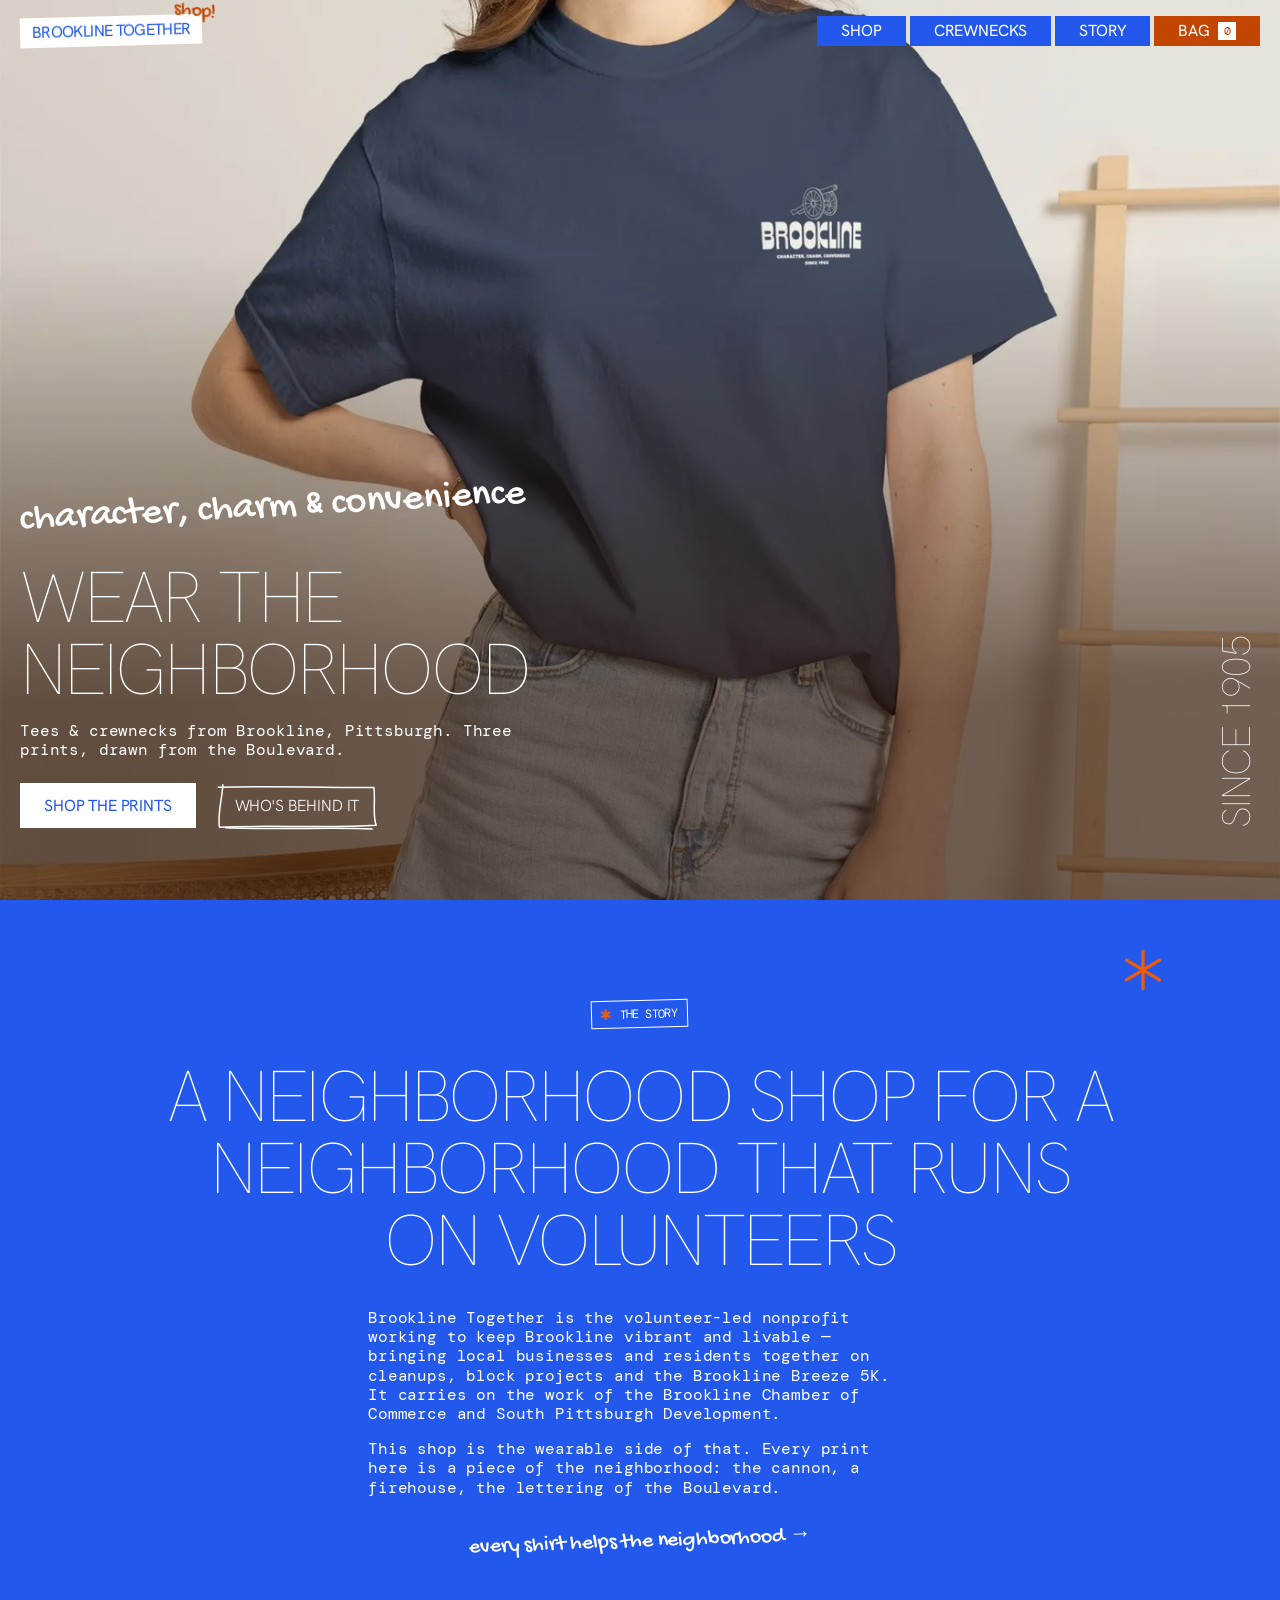
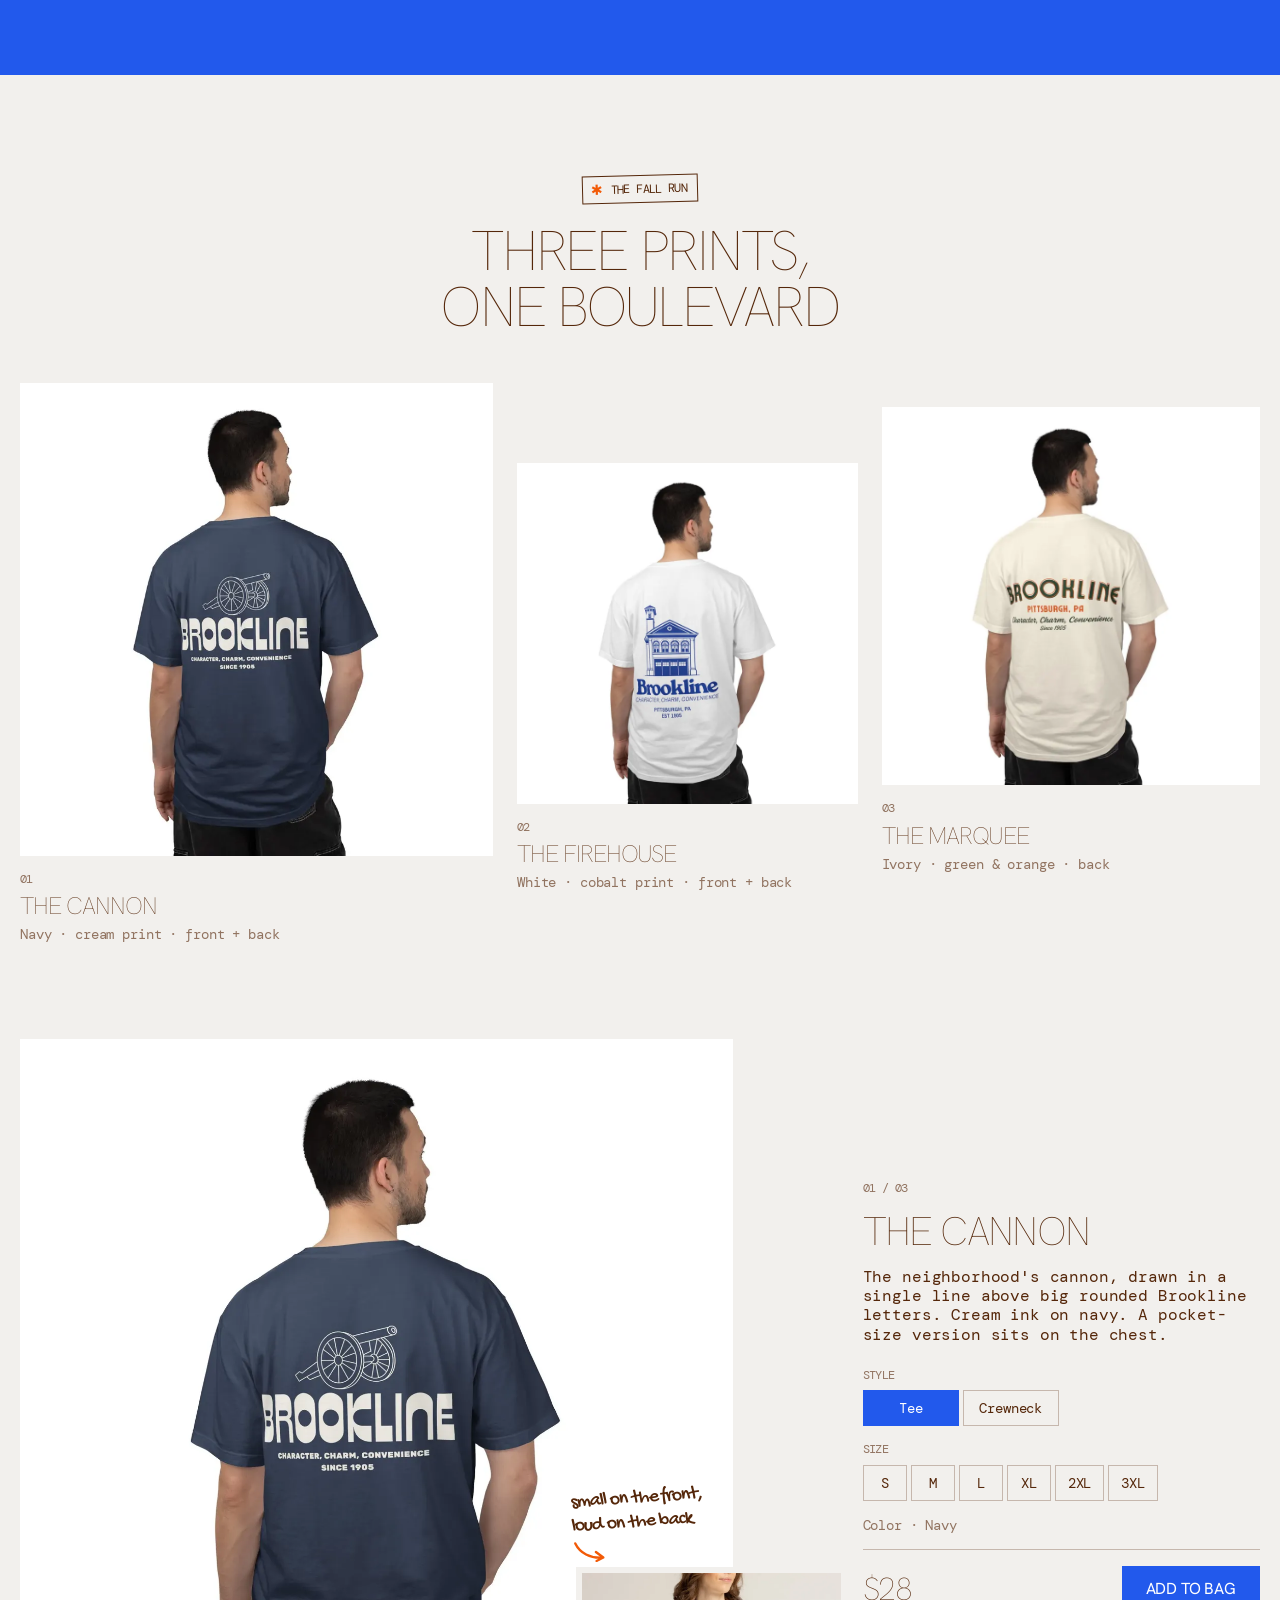
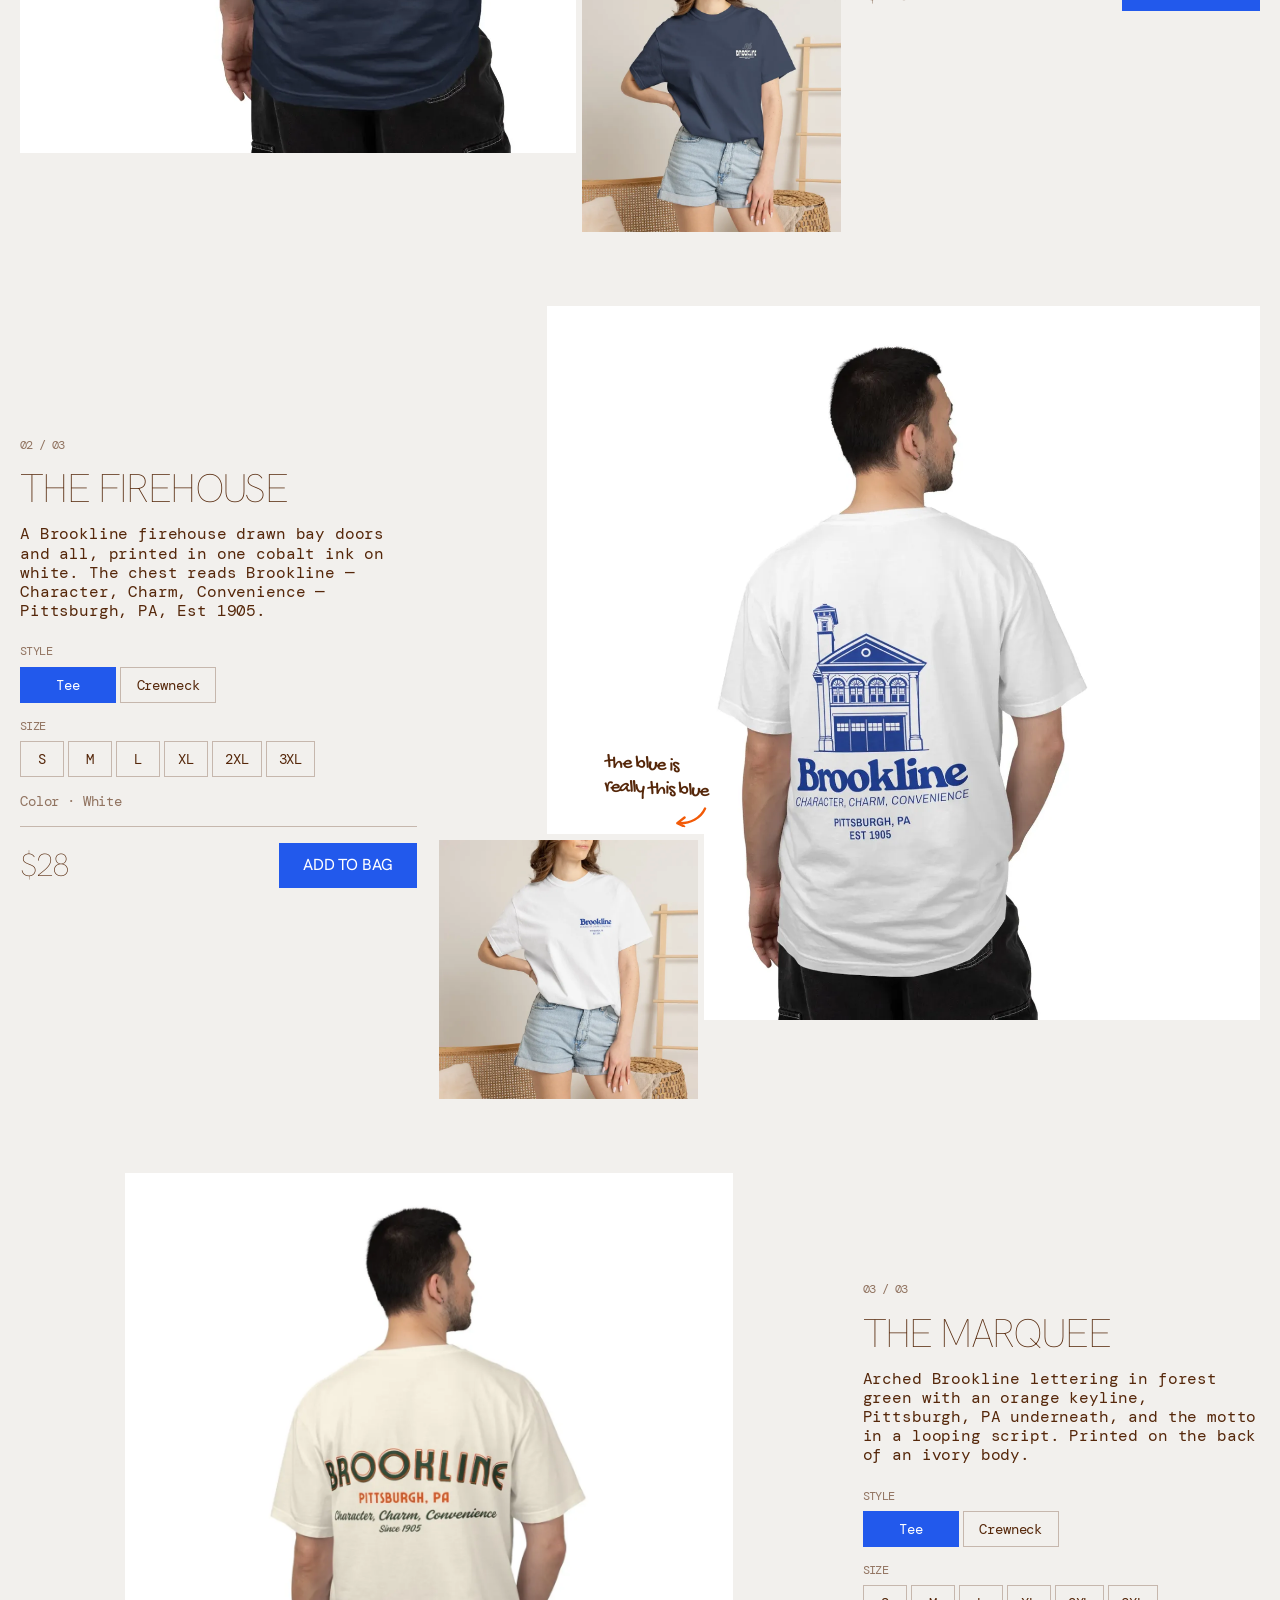
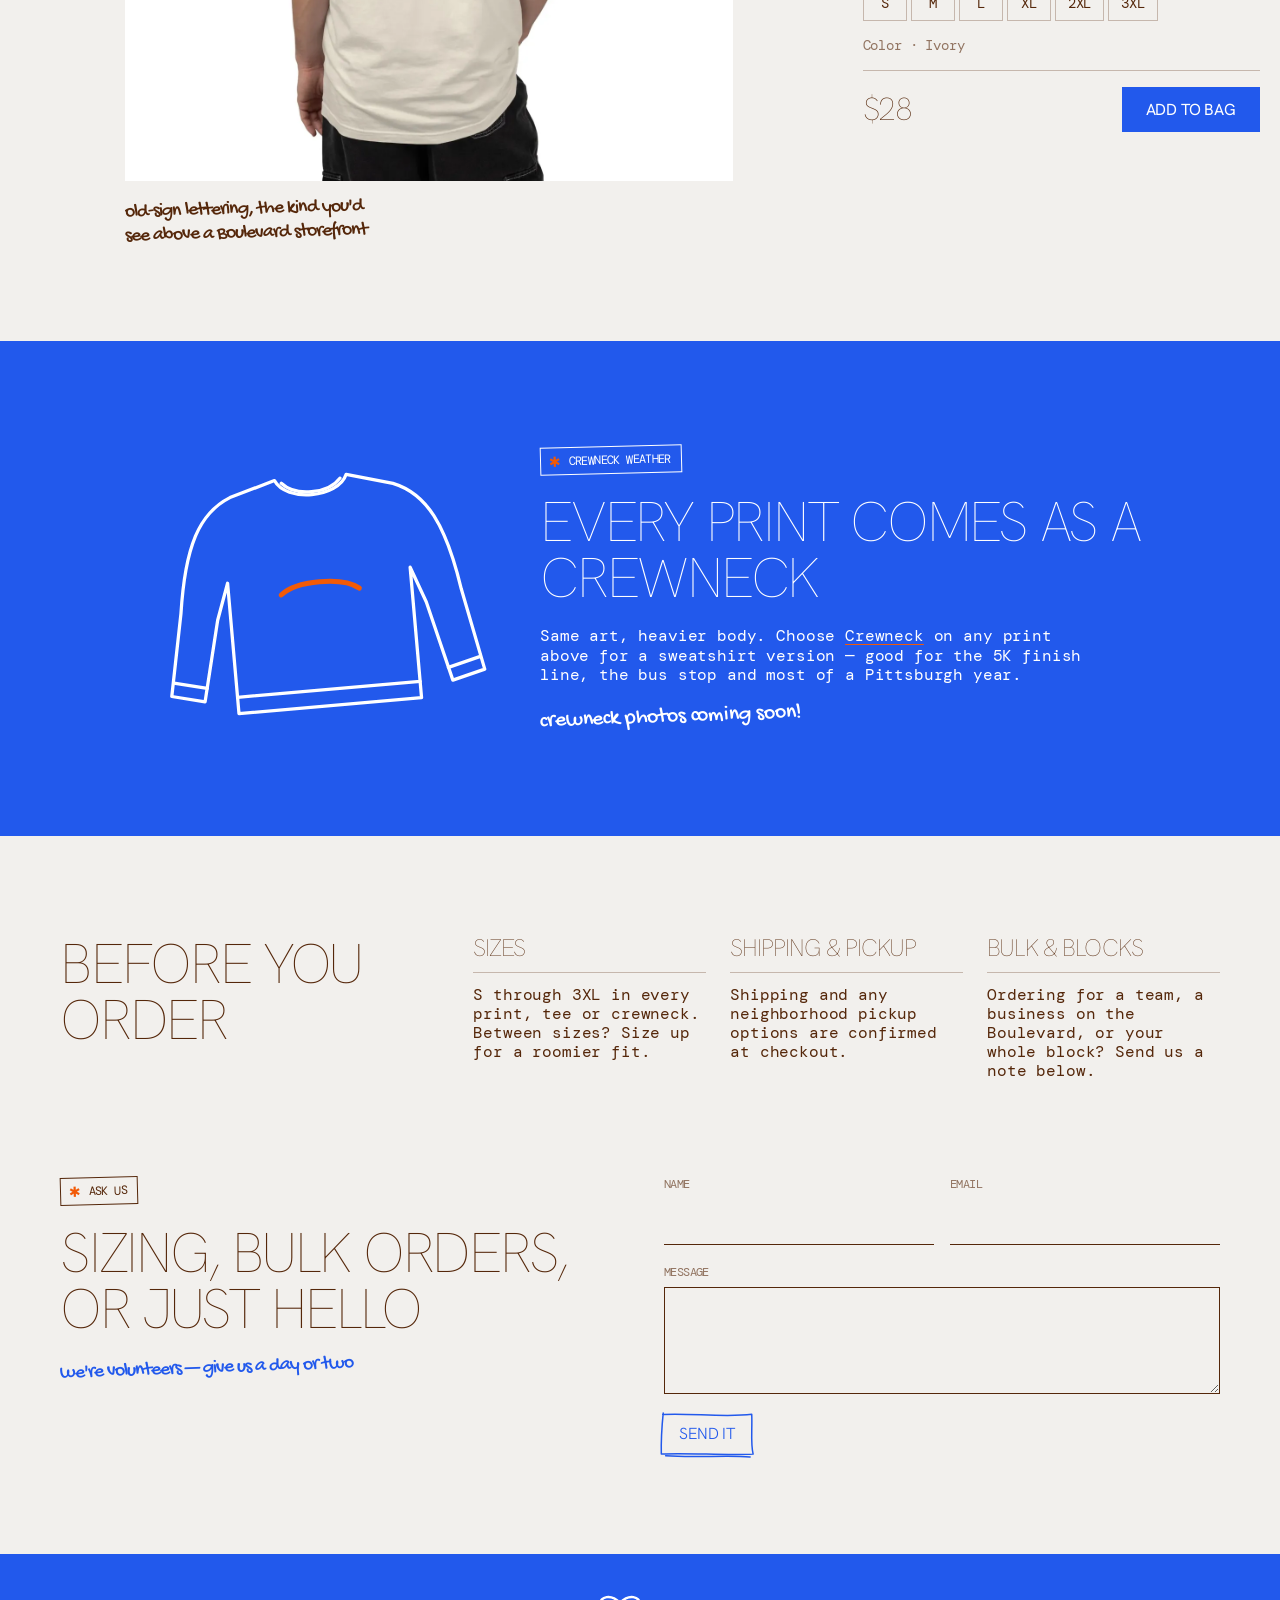
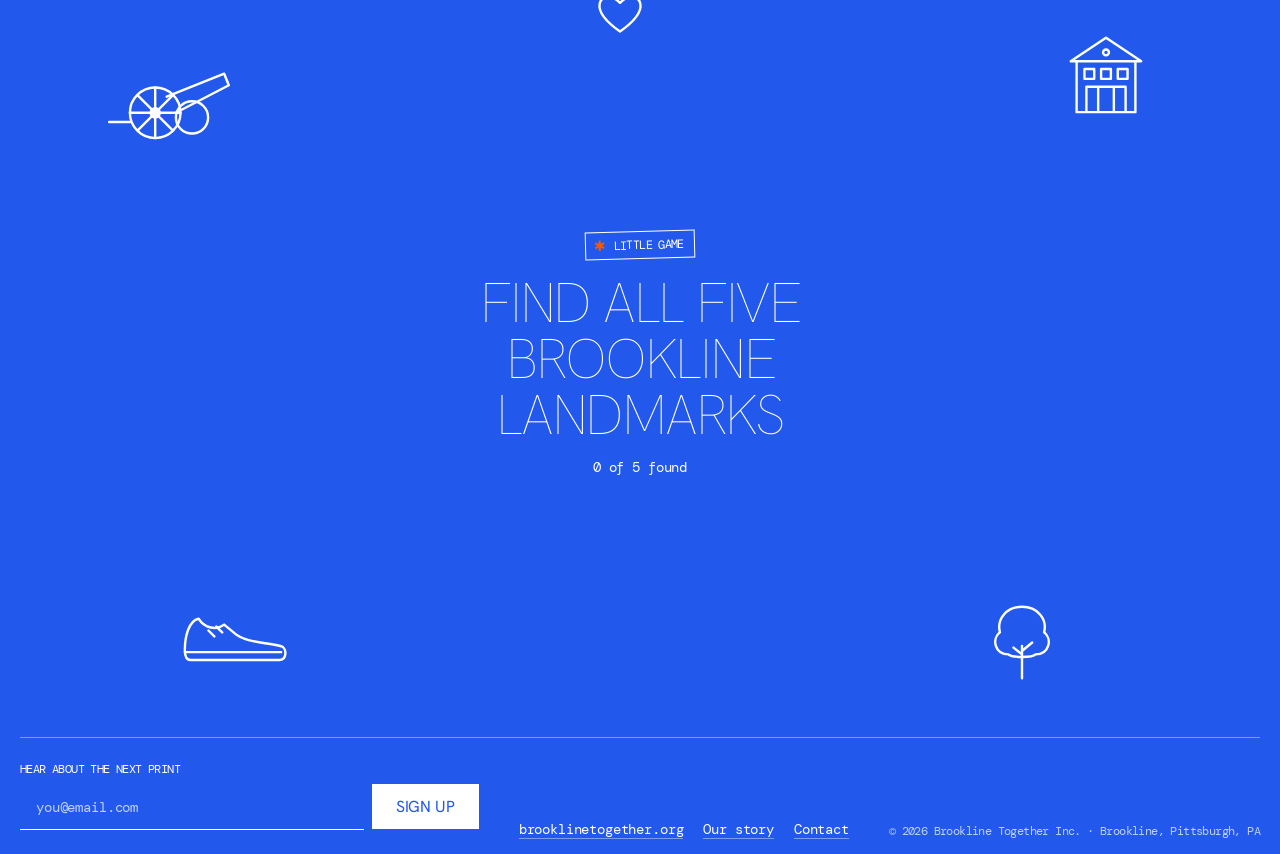
<file: site/examples/brookline-together/index.html>
<!doctype html>
<html lang="en">
<head>
  <meta charset="utf-8" />
  <meta name="viewport" content="width=device-width, initial-scale=1, viewport-fit=cover" />
  <title>Brookline Together Shop · Tees &amp; Crewnecks</title>
  <meta name="description" content="Neighborhood tees and crewnecks from Brookline Together, the volunteer-led nonprofit in Brookline, Pittsburgh. Character, charm, convenience — since 1905." />
  <meta name="theme-color" content="#2259ec" />
  <!-- Hallmark · pre-emit critique: P5 H4 E4 S5 R4 V5
       theme: design.md-locked (cobalt stamp / flour paper) · macrostructure: photographic catalogue
       nav: stamped tabs · footer: collect-the-landmarks game · contrast: pass -->

  <link rel="preconnect" href="https://fonts.googleapis.com" />
  <link rel="preconnect" href="https://fonts.gstatic.com" crossorigin />
  <link rel="stylesheet" href="https://fonts.googleapis.com/css2?family=DM+Mono:wght@400&family=Gochi+Hand&family=Hanken+Grotesk:wght@100;300;400&display=swap" />
  <link rel="stylesheet" href="./tokens.css" />
  <link rel="stylesheet" href="./styles.css" />
</head>
<body>
  <a class="skip" href="#shop">Skip to the shop</a>

  <!-- ───────── Stamped navigation ───────── -->
  <header class="nav">
    <a class="nav__mark" href="#top" aria-label="Brookline Together Shop, back to top">
      <span class="nav__word">Brookline Together</span>
      <span class="nav__hand" aria-hidden="true">shop!</span>
    </a>
    <nav class="nav__tabs" aria-label="Primary">
      <a class="tab" href="#shop">Shop</a>
      <a class="tab tab--hide-sm" href="#crewnecks">Crewnecks</a>
      <a class="tab tab--hide-sm" href="#story">Story</a>
      <button class="tab tab--ticket" type="button" data-open-bag aria-haspopup="dialog">
        Bag <span class="tab__count" data-bag-count>0</span>
      </button>
    </nav>
  </header>

  <main id="top">

    <!-- ───────── Photographic hero ───────── -->
    <section class="hero" aria-labelledby="hero-title">
      <img class="hero__img" src="./img/cannon-front.webp" alt="Someone in the navy Cannon tee with a small cream Brookline print on the chest, standing in a sunlit room" width="1400" height="1400" fetchpriority="high" />
      <div class="hero__scrim" aria-hidden="true"></div>
      <div class="hero__copy">
        <p class="hero__hand">character, charm &amp; convenience</p>
        <h1 id="hero-title" class="hero__title">Wear the<br />neighborhood</h1>
        <p class="hero__sub">Tees &amp; crewnecks from Brookline, Pittsburgh. Three prints, drawn from the Boulevard.</p>
        <div class="hero__actions">
          <a class="stamp stamp--icing" href="#shop">Shop the prints</a>
          <a class="sketch sketch--icing" href="#story">Who's behind it</a>
        </div>
      </div>
      <p class="hero__since" aria-hidden="true">since 1905</p>
    </section>

    <!-- ───────── Cobalt about block ───────── -->
    <section class="about" id="story" aria-labelledby="about-title">
      <svg class="doodle doodle--star about__star" viewBox="0 0 40 40" aria-hidden="true"><path d="M20 3v34M5 11l30 18M35 11 5 29" /></svg>
      <p class="label label--icing"><span class="label__mark" aria-hidden="true">✱</span> The story</p>
      <h2 id="about-title" class="about__title">A neighborhood shop for a neighborhood that runs on volunteers</h2>
      <div class="about__body">
        <p>Brookline Together is the volunteer-led nonprofit working to keep Brookline vibrant and livable &mdash; bringing local businesses and residents together on cleanups, block projects and the Brookline Breeze 5K. It carries on the work of the Brookline Chamber of Commerce and South Pittsburgh Development.</p>
        <p>This shop is the wearable side of that. Every print here is a piece of the neighborhood: the cannon, a firehouse, the lettering of the Boulevard.</p>
      </div>
      <p class="about__hand" aria-hidden="true">every shirt helps the neighborhood&nbsp;&rarr;</p>
    </section>

    <!-- ───────── Print index (directory block) ───────── -->
    <section class="index" id="shop" aria-labelledby="index-title">
      <div class="index__head">
        <p class="label"><span class="label__mark" aria-hidden="true">✱</span> The fall run</p>
        <h2 id="index-title" class="h2">Three prints,<br />one Boulevard</h2>
      </div>
      <ol class="index__list">
        <li class="index__item index__item--a">
          <a href="#p-cannon" class="index__link">
            <img src="./img/cannon-back-800.webp" alt="" width="800" height="800" loading="lazy" />
            <span class="index__num">01</span>
            <span class="index__name">The Cannon</span>
            <span class="index__meta">Navy · cream print · front + back</span>
          </a>
        </li>
        <li class="index__item index__item--b">
          <a href="#p-firehouse" class="index__link">
            <img src="./img/firehouse-back-800.webp" alt="" width="800" height="800" loading="lazy" />
            <span class="index__num">02</span>
            <span class="index__name">The Firehouse</span>
            <span class="index__meta">White · cobalt print · front + back</span>
          </a>
        </li>
        <li class="index__item index__item--c">
          <a href="#p-marquee" class="index__link">
            <img src="./img/marquee-back-800.webp" alt="" width="800" height="800" loading="lazy" />
            <span class="index__num">03</span>
            <span class="index__name">The Marquee</span>
            <span class="index__meta">Ivory · green &amp; orange · back</span>
          </a>
        </li>
      </ol>
    </section>

    <!-- ───────── Products ───────── -->
    <section class="products" aria-label="Products">

      <!-- 01 · Cannon -->
      <article class="product product--left" id="p-cannon" data-product="cannon">
        <div class="product__media">
          <figure class="product__big">
            <img src="./img/cannon-back.webp" alt="Back of the navy Cannon tee: a line-drawn cannon over chunky cream BROOKLINE lettering, with Character, Charm, Convenience, Since 1905 beneath" width="1400" height="1400" loading="lazy" />
          </figure>
          <figure class="product__small">
            <img src="./img/cannon-front-800.webp" alt="Front of the Cannon tee with a small chest print" width="800" height="800" loading="lazy" />
            <figcaption class="note note--arrow">small on the front,<br />loud on the back</figcaption>
          </figure>
        </div>
        <div class="product__info">
          <p class="product__num">01 / 03</p>
          <h3 class="product__name">The Cannon</h3>
          <p class="product__desc">The neighborhood's cannon, drawn in a single line above big rounded Brookline letters. Cream ink on navy. A pocket-size version sits on the chest.</p>
          <form class="buy" data-buy>
            <fieldset class="buy__group">
              <legend class="buy__legend">Style</legend>
              <div class="seg">
                <label><input type="radio" name="style" value="tee" checked /><span>Tee</span></label>
                <label><input type="radio" name="style" value="crew" /><span>Crewneck</span></label>
              </div>
            </fieldset>
            <fieldset class="buy__group">
              <legend class="buy__legend">Size</legend>
              <div class="sizes" data-sizes></div>
            </fieldset>
            <p class="buy__color">Color · Navy</p>
            <div class="buy__row">
              <p class="buy__price" data-price aria-live="polite"></p>
              <button class="stamp" type="submit">Add to bag</button>
            </div>
            <p class="buy__error" data-error role="alert" hidden>Pick a size first.</p>
          </form>
        </div>
      </article>

      <!-- 02 · Firehouse -->
      <article class="product product--right" id="p-firehouse" data-product="firehouse">
        <div class="product__media">
          <figure class="product__big">
            <img src="./img/firehouse-back.webp" alt="Back of the white Firehouse tee: a cobalt drawing of a columned firehouse with a bell tower, over serif Brookline lettering and Pittsburgh, PA, Est 1905" width="1400" height="1400" loading="lazy" />
          </figure>
          <figure class="product__small">
            <img src="./img/firehouse-front-800.webp" alt="Front of the Firehouse tee with Brookline in cobalt serif on the chest" width="800" height="800" loading="lazy" />
            <figcaption class="note note--arrow-left">the blue is<br />really this blue</figcaption>
          </figure>
        </div>
        <div class="product__info">
          <p class="product__num">02 / 03</p>
          <h3 class="product__name">The Firehouse</h3>
          <p class="product__desc">A Brookline firehouse drawn bay doors and all, printed in one cobalt ink on white. The chest reads Brookline &mdash; Character, Charm, Convenience &mdash; Pittsburgh, PA, Est 1905.</p>
          <form class="buy" data-buy>
            <fieldset class="buy__group">
              <legend class="buy__legend">Style</legend>
              <div class="seg">
                <label><input type="radio" name="style" value="tee" checked /><span>Tee</span></label>
                <label><input type="radio" name="style" value="crew" /><span>Crewneck</span></label>
              </div>
            </fieldset>
            <fieldset class="buy__group">
              <legend class="buy__legend">Size</legend>
              <div class="sizes" data-sizes></div>
            </fieldset>
            <p class="buy__color">Color · White</p>
            <div class="buy__row">
              <p class="buy__price" data-price aria-live="polite"></p>
              <button class="stamp" type="submit">Add to bag</button>
            </div>
            <p class="buy__error" data-error role="alert" hidden>Pick a size first.</p>
          </form>
        </div>
      </article>

      <!-- 03 · Marquee -->
      <article class="product product--solo" id="p-marquee" data-product="marquee">
        <div class="product__media">
          <figure class="product__big">
            <img src="./img/marquee-back.webp" alt="Back of the ivory Marquee tee: arched green BROOKLINE lettering with an orange outline, Pittsburgh, PA in orange and a green script tagline" width="1400" height="1400" loading="lazy" />
            <figcaption class="note note--below">old-sign lettering, the kind you'd<br />see above a Boulevard storefront</figcaption>
          </figure>
        </div>
        <div class="product__info">
          <p class="product__num">03 / 03</p>
          <h3 class="product__name">The Marquee</h3>
          <p class="product__desc">Arched Brookline lettering in forest green with an orange keyline, Pittsburgh, PA underneath, and the motto in a looping script. Printed on the back of an ivory body.</p>
          <form class="buy" data-buy>
            <fieldset class="buy__group">
              <legend class="buy__legend">Style</legend>
              <div class="seg">
                <label><input type="radio" name="style" value="tee" checked /><span>Tee</span></label>
                <label><input type="radio" name="style" value="crew" /><span>Crewneck</span></label>
              </div>
            </fieldset>
            <fieldset class="buy__group">
              <legend class="buy__legend">Size</legend>
              <div class="sizes" data-sizes></div>
            </fieldset>
            <p class="buy__color">Color · Ivory</p>
            <div class="buy__row">
              <p class="buy__price" data-price aria-live="polite"></p>
              <button class="stamp" type="submit">Add to bag</button>
            </div>
            <p class="buy__error" data-error role="alert" hidden>Pick a size first.</p>
          </form>
        </div>
      </article>
    </section>

    <!-- ───────── Crewneck band ───────── -->
    <section class="crew" id="crewnecks" aria-labelledby="crew-title">
      <svg class="crew__doodle" viewBox="0 0 220 180" aria-hidden="true">
        <path d="M88 22 60 30C40 38 30 58 24 98l-10 50 20 5 12-49 8-22v80h112V82l8 22 12 49 20-5-10-50c-6-40-16-60-36-68l-28-8c-6 14-38 14-44 0z" />
        <path d="M92 24c8 9 28 9 36 0M16 140l20 5M184 145l20-5M54 152h112" />
        <path d="M86 92c10-8 38-8 48 0" class="crew__accent" />
      </svg>
      <div class="crew__copy">
        <p class="label label--icing"><span class="label__mark" aria-hidden="true">✱</span> Crewneck weather</p>
        <h2 id="crew-title" class="crew__title">Every print comes as a crewneck</h2>
        <p class="crew__body">Same art, heavier body. Choose <b>Crewneck</b> on any print above for a sweatshirt version &mdash; good for the 5K finish line, the bus stop and most of a Pittsburgh year.</p>
        <p class="crew__hand" aria-hidden="true">crewneck photos coming soon!</p>
      </div>
    </section>

    <!-- ───────── Order notes ───────── -->
    <section class="notes" aria-labelledby="notes-title">
      <h2 id="notes-title" class="h2 notes__title">Before you order</h2>
      <dl class="notes__list">
        <div>
          <dt>Sizes</dt>
          <dd>S through 3XL in every print, tee or crewneck. Between sizes? Size up for a roomier fit.</dd>
        </div>
        <div>
          <dt>Shipping &amp; pickup</dt>
          <dd>Shipping and any neighborhood pickup options are confirmed at checkout.</dd>
        </div>
        <div>
          <dt>Bulk &amp; blocks</dt>
          <dd>Ordering for a team, a business on the Boulevard, or your whole block? Send us a note below.</dd>
        </div>
      </dl>
    </section>

    <!-- ───────── Contact ───────── -->
    <section class="contact" id="contact" aria-labelledby="contact-title">
      <div class="contact__head">
        <p class="label"><span class="label__mark" aria-hidden="true">✱</span> Ask us</p>
        <h2 id="contact-title" class="h2">Sizing, bulk orders,<br />or just hello</h2>
        <p class="note note--free">we're volunteers &mdash; give us a day or two</p>
      </div>
      <form class="contact__form" data-contact novalidate>
        <div class="field">
          <label for="c-name">Name</label>
          <input id="c-name" name="name" type="text" autocomplete="name" required />
        </div>
        <div class="field">
          <label for="c-email">Email</label>
          <input id="c-email" name="email" type="email" autocomplete="email" required />
        </div>
        <div class="field field--full">
          <label for="c-msg">Message</label>
          <textarea id="c-msg" name="message" rows="4" required></textarea>
        </div>
        <div class="contact__foot">
          <button class="sketch" type="submit">Send it</button>
          <p class="contact__status" data-contact-status role="status"></p>
        </div>
      </form>
    </section>
  </main>

  <!-- ───────── Collect-the-landmarks footer ───────── -->
  <footer class="foot" aria-labelledby="foot-title">
    <div class="game" data-game>
      <button class="find find--cannon" type="button" aria-pressed="false" aria-label="Find the cannon">
        <svg viewBox="0 0 120 80" aria-hidden="true"><circle cx="48" cy="52" r="22" /><circle cx="48" cy="52" r="4" /><path d="M48 30v44M26 52h44M33 37l30 30M63 37 33 67" /><path d="M58 38 108 18l4 10-46 24" /><circle cx="80" cy="56" r="14" /><path d="M8 60h18" /></svg>
      </button>
      <button class="find find--firehouse" type="button" aria-pressed="false" aria-label="Find the firehouse">
        <svg viewBox="0 0 100 100" aria-hidden="true"><path d="M14 40 50 16l36 24z" /><circle cx="50" cy="31" r="3" /><path d="M20 40v52h60V40M30 92V66h40v26M42 66v26M58 66v26M28 48h10v10H28zM45 48h10v10H45zM62 48h10v10H62z" /></svg>
      </button>
      <button class="find find--shoe" type="button" aria-pressed="false" aria-label="Find the 5K running shoe">
        <svg viewBox="0 0 120 70" aria-hidden="true"><path d="M10 50c0-14 4-30 14-32 6 10 18 12 26 6l12 10c10 8 30 8 46 12 6 2 6 14-2 14H16c-4 0-6-4-6-10z" /><path d="M10 52h98M34 30l6 6M42 26l6 6" /></svg>
      </button>
      <button class="find find--tree" type="button" aria-pressed="false" aria-label="Find the park tree">
        <svg viewBox="0 0 80 100" aria-hidden="true"><path d="M40 92V54M40 64l-10-8M40 60l12-10" /><path d="M40 8c-18 0-30 14-26 30-10 8-6 26 10 26 4 4 28 4 32 0 16 0 20-18 10-26 4-16-8-30-26-30z" /></svg>
      </button>
      <button class="find find--heart" type="button" aria-pressed="false" aria-label="Find the heart">
        <svg viewBox="0 0 80 72" aria-hidden="true"><path d="M40 66C12 46 4 32 6 20 8 8 24 2 40 18 56 2 72 8 74 20c2 12-6 26-34 46z" /></svg>
      </button>

      <div class="game__center">
        <p class="label label--icing"><span class="label__mark" aria-hidden="true">✱</span> Little game</p>
        <h2 id="foot-title" class="game__title">Find all five Brookline landmarks</h2>
        <p class="game__count" data-game-count aria-live="polite">0 of 5 found</p>
        <p class="game__win" data-game-win hidden>you're a real Brookliner.</p>
      </div>
    </div>

    <div class="foot__bottom">
      <form class="news" data-news novalidate>
        <label class="news__label" for="n-email">Hear about the next print</label>
        <div class="news__row">
          <input id="n-email" type="email" name="email" placeholder="you@email.com" autocomplete="email" required />
          <button class="stamp stamp--icing" type="submit">Sign up</button>
        </div>
        <p class="news__status" data-news-status role="status"></p>
      </form>
      <ul class="foot__links">
        <li><a href="https://www.brooklinetogether.org/">brooklinetogether.org</a></li>
        <li><a href="#story">Our story</a></li>
        <li><a href="#contact">Contact</a></li>
      </ul>
      <p class="foot__legal">&copy; 2026 Brookline Together Inc. · Brookline, Pittsburgh, PA</p>
    </div>
  </footer>

  <!-- ───────── Bag drawer ───────── -->
  <dialog class="bag" data-bag aria-labelledby="bag-title">
    <div class="bag__inner">
      <div class="bag__head">
        <h2 id="bag-title" class="bag__title">Your bag</h2>
        <button class="sketch sketch--sm" type="button" data-close-bag>Close</button>
      </div>
      <ul class="bag__items" data-bag-items></ul>
      <p class="bag__empty note" data-bag-empty>nothing in here yet &mdash; go pick a print!</p>
      <div class="bag__foot" data-bag-foot hidden>
        <p class="bag__total"><span>Subtotal</span> <span data-bag-total>$0</span></p>
        <p class="bag__fine">Shipping and tax are worked out at checkout.</p>
        <button class="stamp stamp--block" type="button" data-checkout>Check out</button>
        <p class="bag__status" data-checkout-status role="status"></p>
      </div>
    </div>
  </dialog>

  <div class="toast" data-toast role="status" aria-live="polite"></div>

  <script src="./script.js" defer></script>
</body>
</html>
</file>
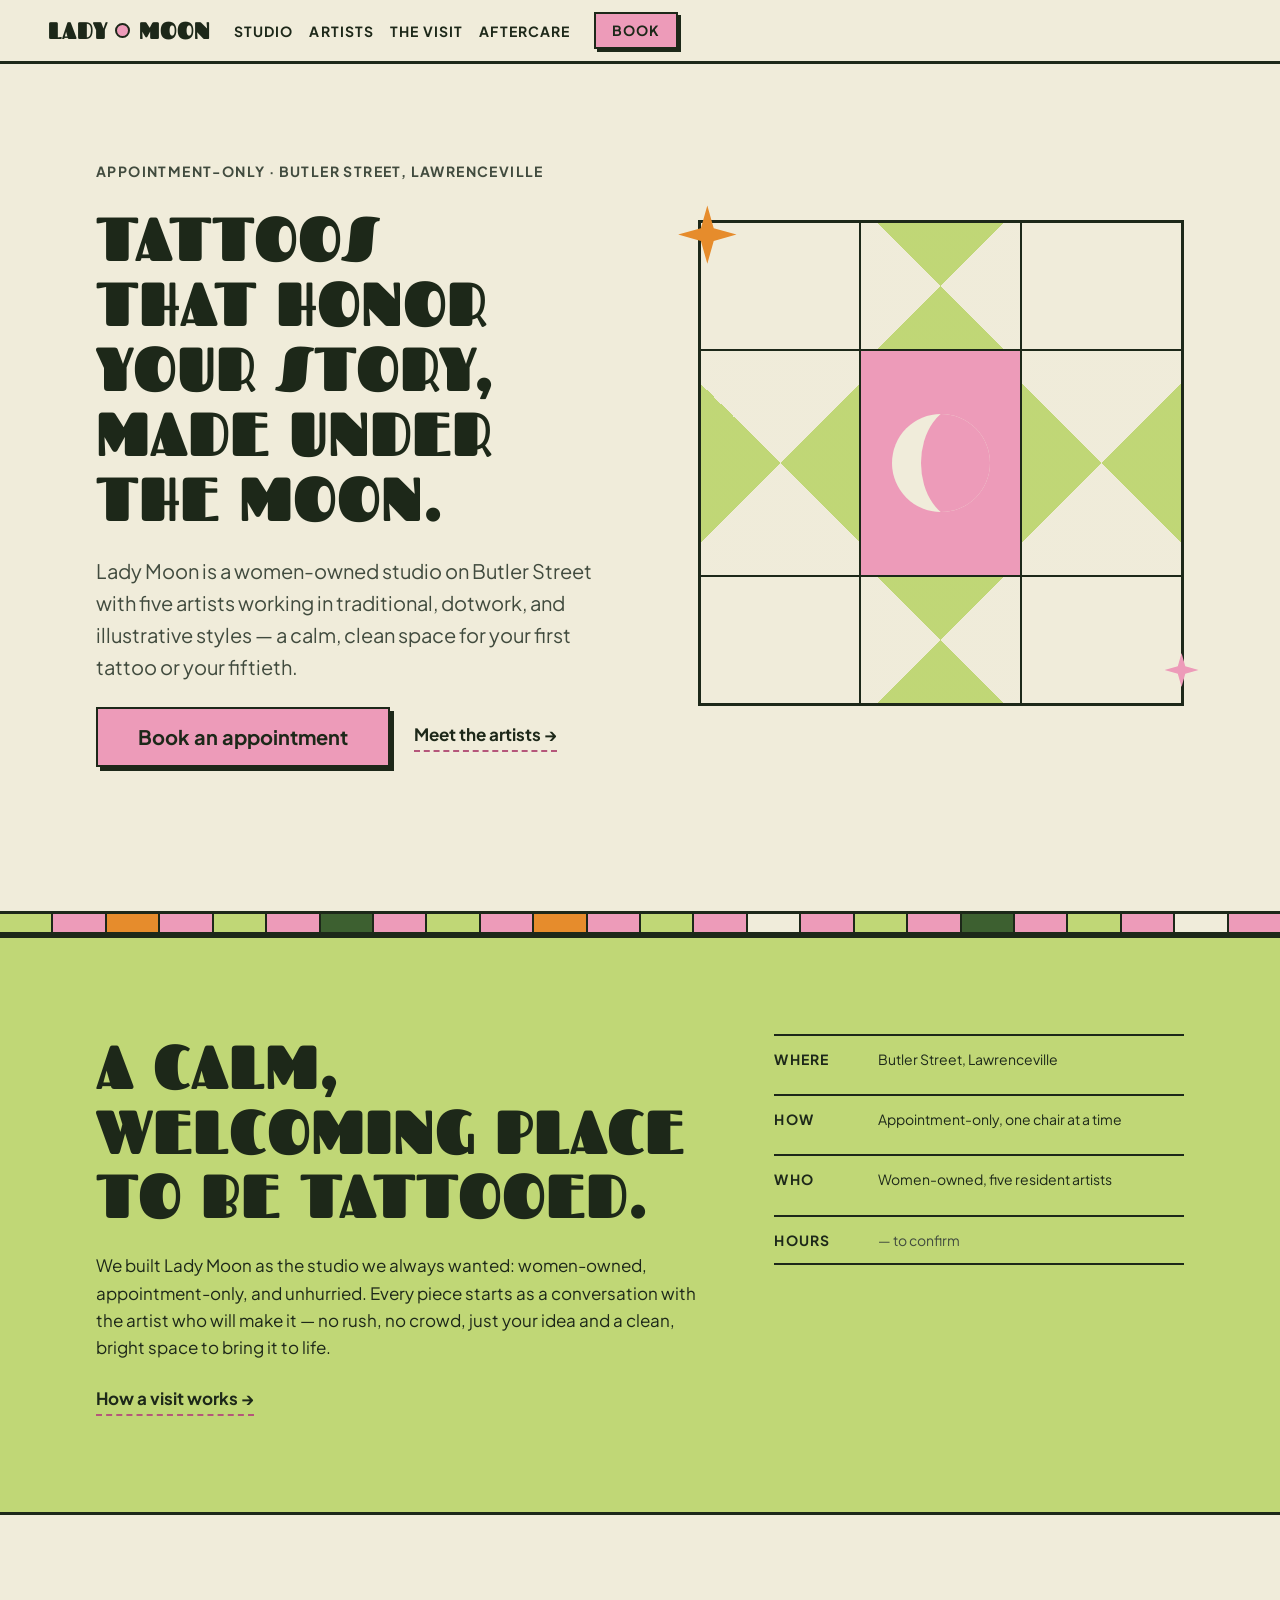
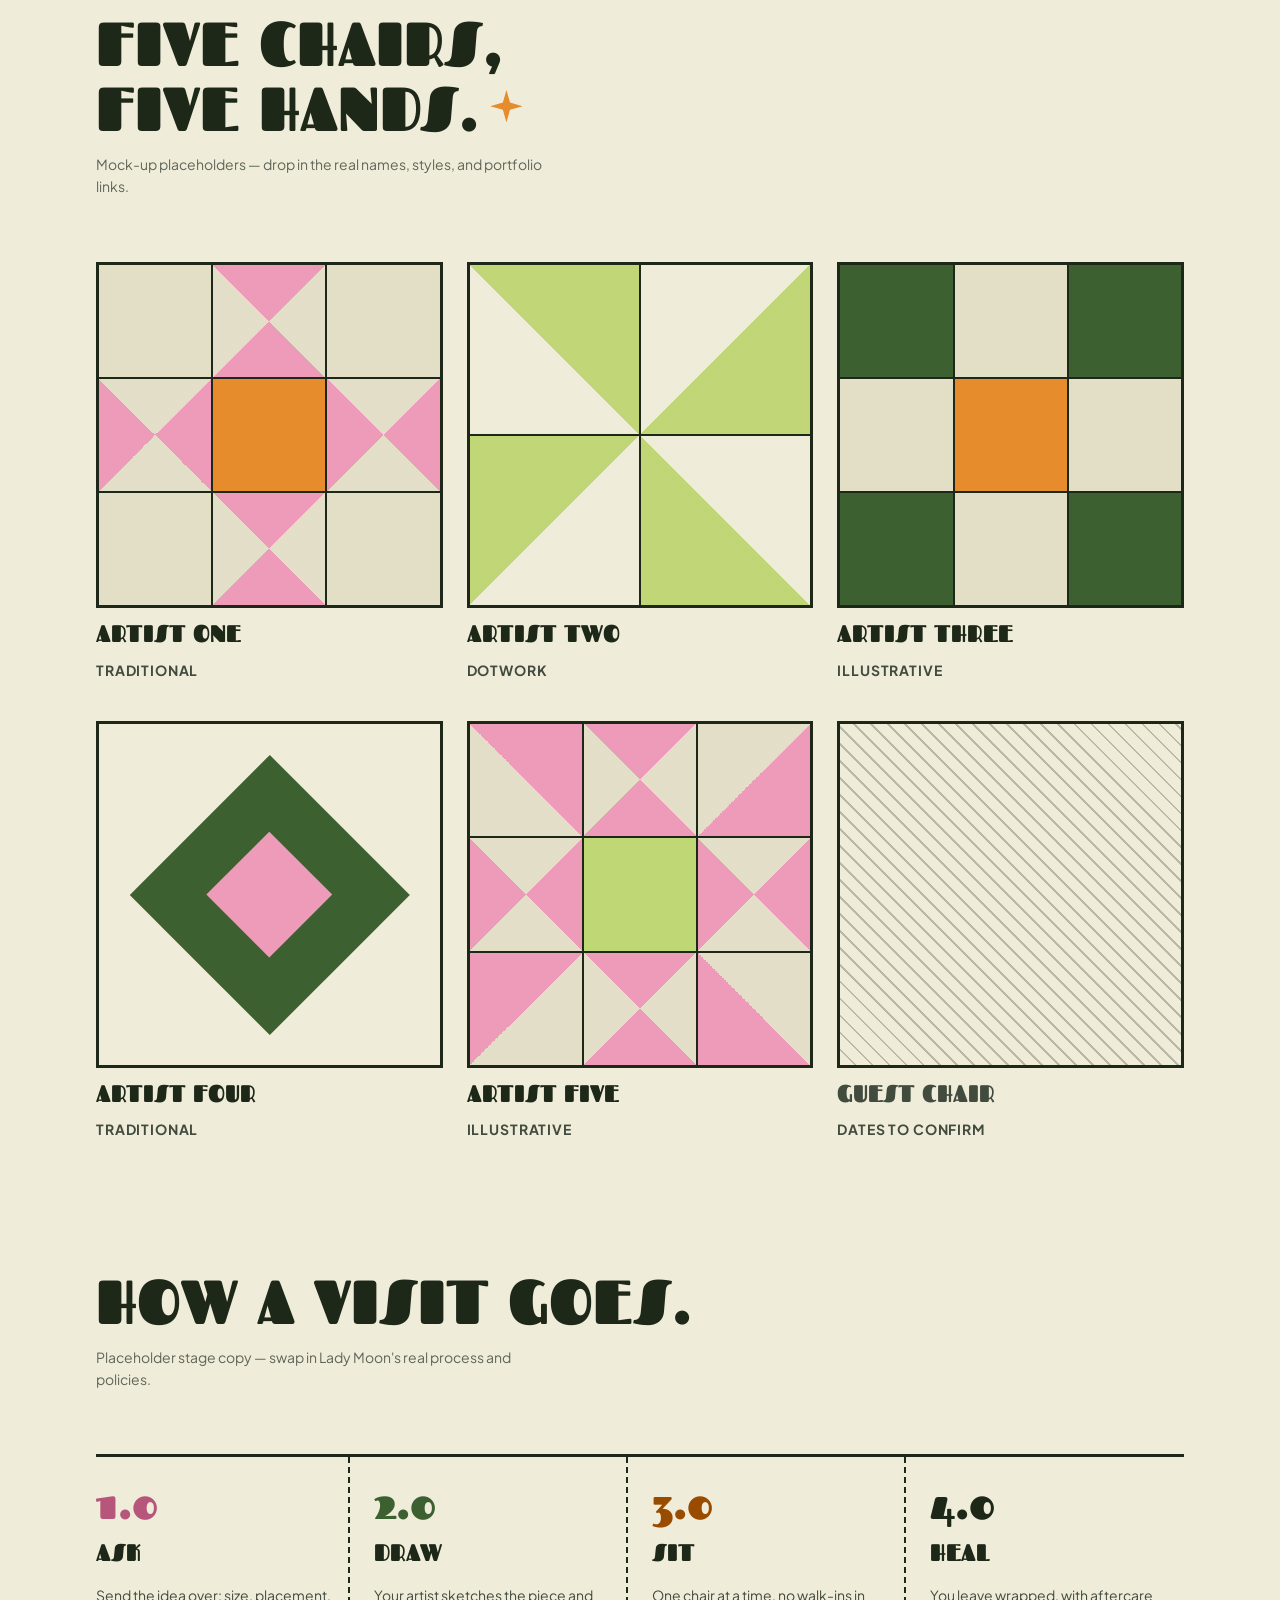
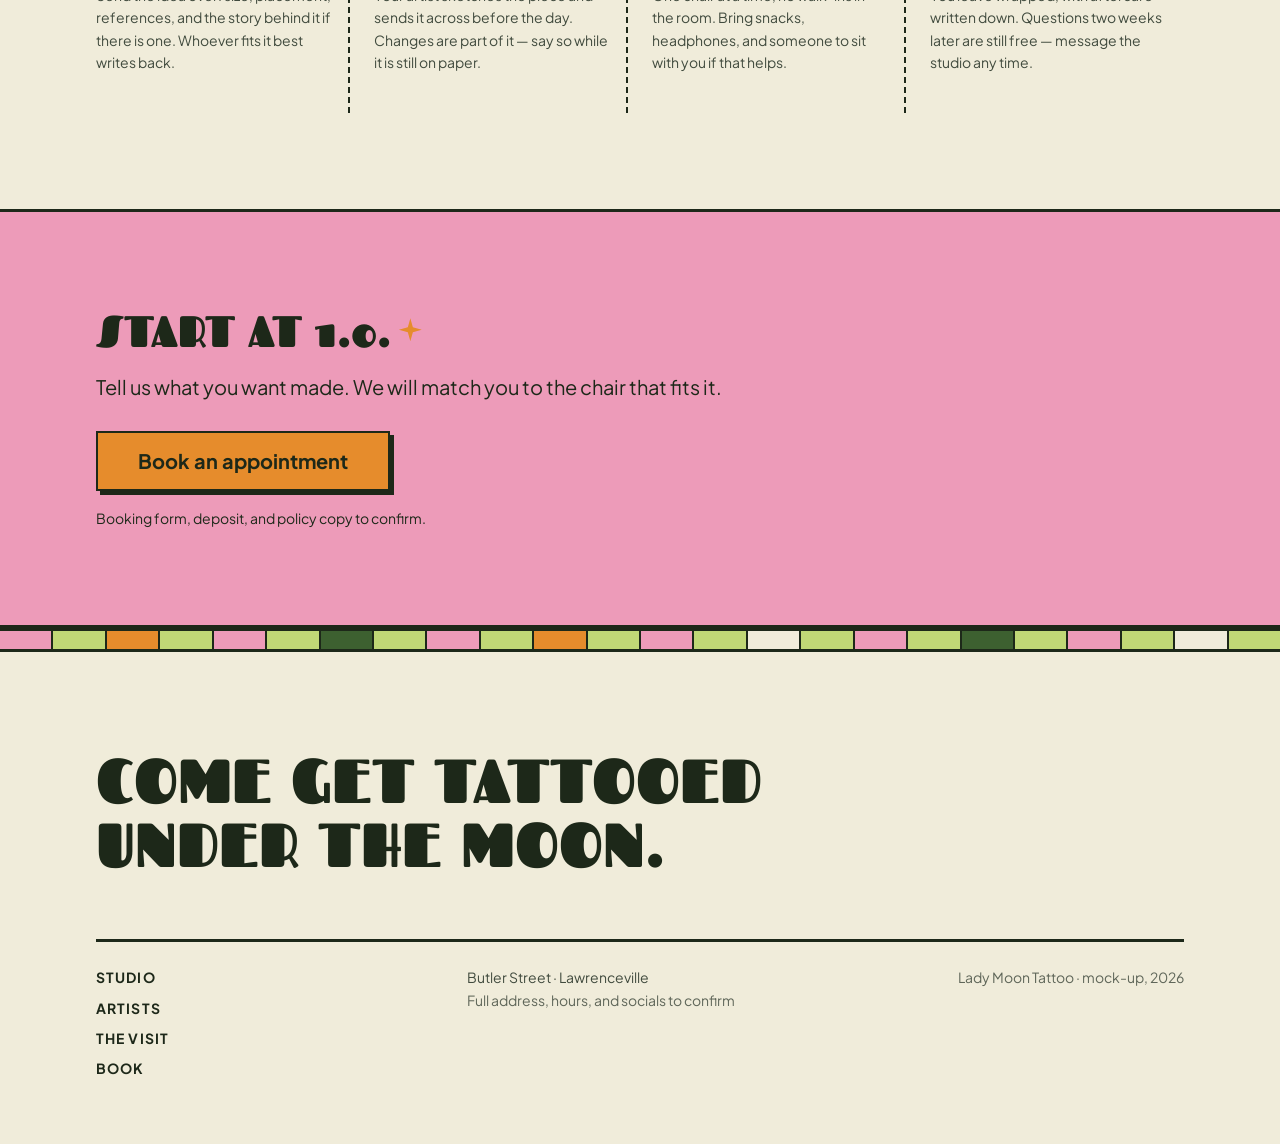
<file: site/_tests/custom/04-lady-moon/index.html>
<!doctype html>
<html lang="en">
<head>
  <meta charset="utf-8" />
  <meta name="viewport" content="width=device-width, initial-scale=1" />
  <title>Lady Moon Tattoo — appointment-only studio on Butler Street</title>
  <meta name="description" content="Lady Moon is a women-owned, appointment-only tattoo studio on Butler Street in Lawrenceville. Five artists working in traditional, dotwork, and illustrative styles." />
  <link rel="preconnect" href="https://fonts.googleapis.com" />
  <link rel="preconnect" href="https://fonts.gstatic.com" crossorigin />
  <link rel="stylesheet" href="https://fonts.googleapis.com/css2?family=Fascinate&family=Plus+Jakarta+Sans:wght@400;500;700&display=swap" />
  <link rel="stylesheet" href="style.css" />
</head>
<body>
  <a class="skip" href="#main">Skip to content</a>

  <!-- N7 Brutal slab — flat, squared, 3px seam under it. Playful genre default; the hard edge
       matches the quilt vocabulary (no blur, no round, no shadow anywhere in the bar). -->
  <header class="slab">
    <a class="slab__mark" href="#main">Lady<span class="slab__moon" aria-hidden="true"></span>Moon</a>
    <nav class="slab__nav" aria-label="Primary">
      <ul>
        <li><a href="#studio">Studio</a></li>
        <li><a href="#artists">Artists</a></li>
        <li><a href="#visit">The&nbsp;visit</a></li>
        <li><a href="#aftercare">Aftercare</a></li>
      </ul>
    </nav>
    <a class="patch patch--pink slab__cta" href="#book">Book</a>
  </header>

  <main id="main">

    <!-- H9 Custom illustration centerpiece · Tier-A pure CSS · scale: dominant -->
    <section class="hero">
      <div class="hero__text">
        <p class="kicker">Appointment-only · Butler Street, Lawrenceville</p>
        <h1 class="hero__head">Tattoos that honor your&nbsp;story, made under the&nbsp;moon.</h1>
        <p class="hero__lede">Lady Moon is a women-owned studio on Butler Street with five artists
          working in traditional, dotwork, and illustrative styles — a calm, clean space for your
          first tattoo or your fiftieth.</p>
        <div class="hero__actions">
          <a class="patch patch--pink patch--lg" href="#book">Book an appointment</a>
          <a class="stitch-link" href="#artists">Meet the artists <span aria-hidden="true">→</span></a>
        </div>
      </div>

      <!-- Ohio-star quilt block, hand-built from gradients. The hub holds the crescent. -->
      <div class="hero__art" aria-hidden="true">
        <div class="block block--hero" style="--bg: var(--color-paper); --pt: var(--color-accent-2); --hub: var(--color-accent)">
          <i class="q q--bg"></i><i class="q q--glass-v"></i><i class="q q--bg"></i>
          <i class="q q--glass-h"></i><i class="q q--hub"><span class="moon"></span></i><i class="q q--glass-h"></i>
          <i class="q q--bg"></i><i class="q q--glass-v"></i><i class="q q--bg"></i>
        </div>
        <span class="star star--lg"></span>
        <span class="star star--sm"></span>
      </div>
    </section>

    <!-- Piano-key binding — the strip that closes the edge of a quilt -->
    <div class="binding" aria-hidden="true">
      <i></i><i></i><i></i><i></i><i></i><i></i><i></i><i></i><i></i><i></i><i></i><i></i>
      <i></i><i></i><i></i><i></i><i></i><i></i><i></i><i></i><i></i><i></i><i></i><i></i>
    </div>

    <!-- Tinted band · pistachio owns this surface -->
    <section class="band" id="studio">
      <div class="band__inner">
        <div class="band__text">
          <h2 class="head">A calm, welcoming place to be tattooed.</h2>
          <p>We built Lady Moon as the studio we always wanted: women-owned, appointment-only,
            and unhurried. Every piece starts as a conversation with the artist who will make
            it — no rush, no crowd, just your idea and a clean, bright space to bring it to life.</p>
          <a class="stitch-link" href="#visit">How a visit works <span aria-hidden="true">→</span></a>
        </div>
        <ul class="facts" role="list">
          <li><span class="facts__k">Where</span><span class="facts__v">Butler Street, Lawrenceville</span></li>
          <li><span class="facts__k">How</span><span class="facts__v">Appointment-only, one chair at a time</span></li>
          <li><span class="facts__k">Who</span><span class="facts__v">Women-owned, five resident artists</span></li>
          <li><span class="facts__k">Hours</span><span class="facts__v ph">— to confirm</span></li>
        </ul>
      </div>
    </section>

    <!-- Artists · uniform tiles (F6 shape), each a different quilt block + colourway -->
    <section class="artists" id="artists">
      <div class="artists__head">
        <h2 class="head">Five chairs, five hands.<span class="star star--inline"></span></h2>
        <p class="note">Mock-up placeholders — drop in the real names, styles, and portfolio links.</p>
      </div>

      <ul class="tiles" role="list">
        <li class="tile">
          <span class="block" aria-hidden="true" style="--bg: var(--color-paper-2); --pt: var(--color-accent); --hub: var(--color-accent-3)">
            <i class="q q--bg"></i><i class="q q--glass-v"></i><i class="q q--bg"></i>
            <i class="q q--glass-h"></i><i class="q q--hub"></i><i class="q q--glass-h"></i>
            <i class="q q--bg"></i><i class="q q--glass-v"></i><i class="q q--bg"></i>
          </span>
          <h3 class="tile__name">Artist one</h3>
          <p class="tile__meta">Traditional</p>
        </li>

        <li class="tile">
          <span class="block block--4" aria-hidden="true" style="--bg: var(--color-paper); --pt: var(--color-accent-2)">
            <i class="q q--hst-ne"></i><i class="q q--hst-se"></i>
            <i class="q q--hst-nw"></i><i class="q q--hst-sw"></i>
          </span>
          <h3 class="tile__name">Artist two</h3>
          <p class="tile__meta">Dotwork</p>
        </li>

        <li class="tile">
          <span class="block" aria-hidden="true" style="--bg: var(--color-paper-2); --pt: var(--color-accent-2-deep); --hub: var(--color-accent-3)">
            <i class="q q--pt"></i><i class="q q--bg"></i><i class="q q--pt"></i>
            <i class="q q--bg"></i><i class="q q--hub"></i><i class="q q--bg"></i>
            <i class="q q--pt"></i><i class="q q--bg"></i><i class="q q--pt"></i>
          </span>
          <h3 class="tile__name">Artist three</h3>
          <p class="tile__meta">Illustrative</p>
        </li>

        <li class="tile">
          <span class="block block--1" aria-hidden="true" style="--bg: var(--color-paper); --pt: var(--color-accent-2-deep); --hub: var(--color-accent)">
            <i class="q q--diamond"></i>
          </span>
          <h3 class="tile__name">Artist four</h3>
          <p class="tile__meta">Traditional</p>
        </li>

        <li class="tile">
          <span class="block" aria-hidden="true" style="--bg: var(--color-paper-2); --pt: var(--color-accent); --hub: var(--color-accent-2)">
            <i class="q q--hst-ne"></i><i class="q q--glass-v"></i><i class="q q--hst-se"></i>
            <i class="q q--glass-h"></i><i class="q q--hub"></i><i class="q q--glass-h"></i>
            <i class="q q--hst-nw"></i><i class="q q--glass-v"></i><i class="q q--hst-sw"></i>
          </span>
          <h3 class="tile__name">Artist five</h3>
          <p class="tile__meta">Illustrative</p>
        </li>

        <li class="tile tile--open">
          <span class="block block--1" aria-hidden="true" style="--bg: var(--color-paper); --pt: var(--color-rule-2)">
            <i class="q q--empty"></i>
          </span>
          <h3 class="tile__name">Guest chair</h3>
          <p class="tile__meta ph">Dates to confirm</p>
        </li>
      </ul>
    </section>

    <!-- Narrative Workflow spine · F4 step sequence · 1.0 → 4.0, stacked single column -->
    <section class="visit" id="visit">
      <h2 class="head head--wide">How a visit goes.</h2>
      <p class="note">Placeholder stage copy — swap in Lady Moon's real process and policies.</p>

      <ol class="stages" role="list">
        <li class="stage">
          <p class="stage__no">1.0</p>
          <h3 class="stage__head">Ask</h3>
          <p>Send the idea over: size, placement, references, and the story behind it if there
            is one. Whoever fits it best writes back.</p>
        </li>
        <li class="stage">
          <p class="stage__no">2.0</p>
          <h3 class="stage__head">Draw</h3>
          <p>Your artist sketches the piece and sends it across before the day. Changes are part
            of it — say so while it is still on paper.</p>
        </li>
        <li class="stage">
          <p class="stage__no">3.0</p>
          <h3 class="stage__head">Sit</h3>
          <p>One chair at a time, no walk-ins in the room. Bring snacks, headphones, and someone
            to sit with you if that helps.</p>
        </li>
        <li class="stage" id="aftercare">
          <p class="stage__no">4.0</p>
          <h3 class="stage__head">Heal</h3>
          <p>You leave wrapped, with aftercare written down. Questions two weeks later are still
            free — message the studio any time.</p>
        </li>
      </ol>
    </section>

    <!-- Global CTA — the one the macrostructure puts at the foot of the sequence -->
    <section class="book" id="book">
      <div class="book__inner">
        <h2 class="book__head">Start at 1.0.<span class="star star--inline"></span></h2>
        <p class="book__sub">Tell us what you want made. We will match you to the chair that fits it.</p>
        <a class="patch patch--mandarine patch--lg" href="#book">Book an appointment</a>
        <p class="book__ps ph">Booking form, deposit, and policy copy to confirm.</p>
      </div>
    </section>
  </main>

  <div class="binding binding--flip" aria-hidden="true">
    <i></i><i></i><i></i><i></i><i></i><i></i><i></i><i></i><i></i><i></i><i></i><i></i>
    <i></i><i></i><i></i><i></i><i></i><i></i><i></i><i></i><i></i><i></i><i></i><i></i>
  </div>

  <!-- Ft5 Statement -->
  <footer class="close">
    <p class="close__line">Come get tattooed<br />under the moon.</p>
    <div class="close__meta">
      <ul class="close__links" role="list">
        <li><a href="#studio">Studio</a></li>
        <li><a href="#artists">Artists</a></li>
        <li><a href="#visit">The visit</a></li>
        <li><a href="#book">Book</a></li>
      </ul>
      <p class="close__addr">Butler Street · Lawrenceville<br /><span class="ph">Full address, hours, and socials to confirm</span></p>
      <p class="close__mark">Lady Moon Tattoo · mock-up, 2026</p>
    </div>
  </footer>
</body>
</html>
</file>
<file: site/examples/brookline-together/tokens.css>
/* Hallmark tokens · design.md-locked theme · Brookline Together Shop
 * Source: user-supplied design.md ("bakery chalk, cobalt stamp") re-cast for
 * a neighborhood merch shop. Commercial faces swapped for free Google Fonts:
 *   Serial Blur (thin variable caps) → Hanken Grotesk 100
 *   Serial Blur Light (sketch labels) → Hanken Grotesk 300
 *   Shinka Mono (reading layer)       → DM Mono 400
 *   Kiddo (handwriting)               → Gochi Hand 400
 */

:root {
  /* ── Color ─────────────────────────────────────── */
  --color-cobalt: #2259ec;        /* Cobalt Stamp — fields, tabs, drawn marks */
  --color-ticket: #f25a07;        /* Orange Ticket — marks + label highlights only */
  --color-ticket-ink: #c24502;    /* Orange Ticket, pressed — text-bearing tab fill (5.1:1 on white) */
  --color-crust: #55270a;         /* Crust Ink — reading text on paper */
  --color-paper: #f2f0ed;         /* Flour Paper — editorial canvas */
  --color-icing: #ffffff;         /* White Icing — reversed text */

  --color-crust-soft: rgb(85 39 10 / 0.62);
  --color-crust-line: rgb(85 39 10 / 0.28);
  --color-icing-soft: rgb(255 255 255 / 0.72);
  --color-icing-line: rgb(255 255 255 / 0.4);
  --color-scrim: rgb(42 18 4 / 0.62);
  --color-scrim-clear: rgb(42 18 4 / 0);
  --color-backdrop: rgb(34 89 236 / 0.35);
  --color-focus: var(--color-ticket);

  /* ── Type families ─────────────────────────────── */
  --font-display: "Hanken Grotesk", Helvetica, Arial, sans-serif;
  --font-sketch: "Hanken Grotesk", Helvetica, Arial, sans-serif;
  --font-mono: "DM Mono", "Helvetica Neue", Helvetica, Arial, monospace;
  --font-hand: "Gochi Hand", "Comic Sans MS", "Chalkboard SE", "Marker Felt", sans-serif;

  --weight-thin: 100;   /* design.md measures 80; 100 is the free face's floor */
  --weight-sketch: 300;
  --weight-regular: 400;

  /* ── Type scale (design.md) ────────────────────── */
  --text-label: 0.75rem;     /* 12 */
  --text-input: 0.875rem;    /* 14 */
  --text-body: 1rem;         /* 16 */
  --text-addr: 1.5rem;       /* 24 */
  --text-h3: 2rem;           /* 32 */
  --text-h2: clamp(2rem, 4.6vw, 3.5rem);     /* → 56 */
  --text-d1: clamp(2.5rem, 6.4vw, 4.5rem);   /* → 72 */
  --text-hero: clamp(2.5rem, 4vw, 2.5rem);   /* 40 */
  --text-hand-lg: clamp(1.75rem, 3.4vw, 2.5rem);

  --track-d1: -0.04em;     /* -2.88px @72 */
  --track-body: -0.01em;   /* -0.16px @16 */
  --track-hand: -0.05em;   /* -0.8px @16 */
  --track-label: -0.05em;  /* -0.6px @12 */

  --leading-display: 1;
  --leading-body: 1.2;
  --leading-input: 1.43;
  --leading-hand: 1.2;

  /* ── Space · 4px base ──────────────────────────── */
  --space-1: 4px;
  --space-2: 8px;
  --space-3: 12px;
  --space-4: 16px;
  --space-5: 20px;
  --space-6: 24px;
  --space-8: 32px;
  --space-10: 40px;
  --space-12: 48px;
  --space-16: 64px;
  --space-section: clamp(64px, 9vw, 100px);
  --gutter: clamp(16px, 3vw, 20px);

  --max-page: 1400px;
  --max-content: 1200px;
  --max-text: 950px;
  --max-measure: 34rem;

  /* ── Controls ──────────────────────────────────── */
  --tab-h: 30px;
  --field-h: 45px;
  --sketch-h: 40px;
  --radius: 0px;
  --stroke: 1.5px;

  /* ── Motion ────────────────────────────────────── */
  --ease: cubic-bezier(0.2, 0.7, 0.2, 1);
  --dur-fast: 140ms;
  --dur: 280ms;
}

@media (prefers-reduced-motion: reduce) {
  :root { --dur-fast: 0ms; --dur: 0ms; }
}
</file>
<file: site/examples/brookline-together/styles.css>
/* Hallmark · Brookline Together Shop
 * design.md-locked: cobalt stamp + flour paper · thin caps · mono reading · handwritten notes
 * radius 0 everywhere · no shadows · drawn marks carry the hand-made feel
 */

*, *::before, *::after { box-sizing: border-box; }
html, body { overflow-x: clip; }
html { scroll-behavior: smooth; scroll-padding-top: 64px; }
@media (prefers-reduced-motion: reduce) { html { scroll-behavior: auto; } }

body {
  margin: 0;
  background: var(--color-paper);
  color: var(--color-crust);
  font-family: var(--font-mono);
  font-size: var(--text-body);
  line-height: var(--leading-body);
  letter-spacing: var(--track-body);
  -webkit-font-smoothing: antialiased;
  text-rendering: optimizeLegibility;
}

img { display: block; max-width: 100%; height: auto; }
figure { margin: 0; }
h1, h2, h3, p, dl, dd, ol, ul { margin: 0; }
ol, ul { padding: 0; list-style: none; }
a { color: inherit; }
button, input, textarea { font: inherit; color: inherit; letter-spacing: inherit; }
b { font-weight: var(--weight-regular); text-decoration: underline; text-decoration-thickness: 1px; text-underline-offset: 3px; }

:focus-visible { outline: 2px solid var(--color-focus); outline-offset: 3px; }

.skip {
  position: absolute; left: var(--space-4); top: -60px; z-index: 100;
  background: var(--color-cobalt); color: var(--color-icing);
  padding: var(--space-2) var(--space-4); text-decoration: none;
}
.skip:focus { top: var(--space-4); }

/* ── Display type ─────────────────────────────────── */
.h2, .hero__title, .about__title, .crew__title, .game__title,
.product__name, .index__name, .bag__title {
  font-family: var(--font-display);
  font-weight: var(--weight-thin);
  font-style: normal;
  text-transform: uppercase;
  line-height: var(--leading-display);
  letter-spacing: var(--track-d1);
  overflow-wrap: anywhere;
  min-width: 0;
}
.h2 { font-size: var(--text-h2); }

.label {
  display: inline-flex; align-items: center; gap: var(--space-2);
  font-family: var(--font-mono);
  font-size: var(--text-label);
  letter-spacing: var(--track-label);
  line-height: 1;
  text-transform: uppercase;
  padding: 6px 10px 6px 8px;
  border: 1px solid currentColor;
  transform: rotate(-1.5deg);
}
.label__mark { color: var(--color-ticket); font-size: 14px; }
.label--icing { color: var(--color-icing); }

.note {
  font-family: var(--font-hand);
  font-size: 20px;
  line-height: var(--leading-hand);
  letter-spacing: var(--track-hand);
  color: var(--color-crust);
}

/* ── Controls: stamped + sketch ───────────────────── */
.tab, .stamp {
  display: inline-flex; align-items: center; justify-content: center; gap: var(--space-2);
  font-family: var(--font-display);
  font-weight: var(--weight-regular);
  text-transform: uppercase;
  letter-spacing: var(--track-body);
  line-height: 1;
  white-space: nowrap;
  text-decoration: none;
  border: 0;
  border-radius: var(--radius);
  cursor: pointer;
  transition: transform var(--dur-fast) var(--ease), background-color var(--dur-fast) var(--ease), color var(--dur-fast) var(--ease);
}
.tab {
  height: var(--tab-h);
  padding: 0 var(--space-6);
  background: var(--color-cobalt);
  color: var(--color-icing);
  font-size: var(--text-body);
}
.tab:hover { transform: translateY(-2px) rotate(-1deg); }
.tab:active { transform: translateY(1px); }
.tab--ticket { background: var(--color-ticket-ink); }
.tab__count {
  font-family: var(--font-mono); font-size: var(--text-label);
  min-width: 18px; height: 18px; display: inline-grid; place-items: center;
  background: var(--color-icing); color: var(--color-ticket-ink);
}
.tab--bump { animation: bump 420ms var(--ease); }
@keyframes bump { 30% { transform: translateY(-5px) rotate(-3deg); } 60% { transform: translateY(1px) rotate(1deg); } }

.stamp {
  height: var(--field-h);
  padding: 0 var(--space-6);
  background: var(--color-cobalt);
  color: var(--color-icing);
  font-size: var(--text-body);
}
.stamp:hover { background: var(--color-crust); }
.stamp:active { transform: translateY(1px); }
.stamp:disabled { opacity: 0.45; cursor: not-allowed; }
.stamp--icing { background: var(--color-icing); color: var(--color-cobalt); }
.stamp--icing:hover { background: var(--color-paper); color: var(--color-crust); }
.stamp--block { width: 100%; }

.sketch {
  position: relative;
  display: inline-flex; align-items: center; justify-content: center;
  height: var(--sketch-h);
  padding: 0 15px;
  background: transparent;
  border: 0; border-radius: var(--radius);
  color: var(--color-cobalt);
  font-family: var(--font-sketch);
  font-weight: var(--weight-sketch);
  font-size: var(--text-body);
  letter-spacing: -0.01em;
  line-height: 1;
  text-transform: uppercase;
  text-decoration: none;
  white-space: nowrap;
  cursor: pointer;
  isolation: isolate;
}
.sketch__line {
  position: absolute; inset: -3px -4px; width: calc(100% + 8px); height: calc(100% + 6px);
  z-index: -1; overflow: visible; pointer-events: none;
}
.sketch__line path {
  fill: none; stroke: currentColor; stroke-width: var(--stroke);
  stroke-linecap: round; stroke-linejoin: round; vector-effect: non-scaling-stroke;
  transition: stroke-dashoffset var(--dur) var(--ease);
}
.sketch:hover .sketch__line path:last-child { stroke: var(--color-ticket); }
.sketch:active { transform: translateY(1px); }
.sketch--icing { color: var(--color-icing); }
.sketch--sm { height: 32px; font-size: var(--text-input); }

/* ── Nav ──────────────────────────────────────────── */
.nav {
  position: fixed; inset: 0 0 auto 0; z-index: 40;
  display: flex; justify-content: space-between; align-items: flex-start; gap: var(--space-4);
  padding: var(--space-4) var(--gutter);
  pointer-events: none;
}
.nav > * { pointer-events: auto; }
.nav__mark {
  position: relative;
  display: inline-flex; align-items: center;
  height: var(--tab-h);
  padding: 0 var(--space-3);
  background: var(--color-icing);
  color: var(--color-cobalt);
  text-decoration: none;
  transform: rotate(-1.5deg);
}
.nav__word {
  font-family: var(--font-display);
  font-weight: var(--weight-regular);
  text-transform: uppercase;
  font-size: var(--text-body);
  letter-spacing: -0.04em;
  white-space: nowrap;
}
.nav__hand {
  position: absolute; right: -14px; top: -14px;
  font-family: var(--font-hand); font-size: 20px; color: var(--color-ticket-ink);
  transform: rotate(8deg);
}
.nav__tabs { display: flex; gap: var(--space-1); flex-wrap: nowrap; }

/* ── Hero (photographic fold) ─────────────────────── */
.hero {
  position: relative;
  min-height: 100svh;
  display: grid; align-items: end;
  color: var(--color-icing);
  overflow: clip;
  background: var(--color-crust);
}
.hero__img {
  position: absolute; inset: 0; width: 100%; height: 100%;
  object-fit: cover; object-position: 50% 42%;
}
.hero__scrim {
  position: absolute; inset: 0;
  background: linear-gradient(to top, var(--color-scrim) 0%, var(--color-scrim) 22%, var(--color-scrim-clear) 72%);
}
.hero__copy {
  position: relative; z-index: 1;
  width: 100%; max-width: var(--max-page); margin: 0 auto;
  padding: 0 var(--gutter) clamp(40px, 7vw, 72px);
  display: grid; gap: var(--space-4);
}
.hero__hand {
  font-family: var(--font-hand);
  font-size: var(--text-hand-lg);
  line-height: var(--leading-hand);
  transform: rotate(-3deg);
  transform-origin: left;
}
.hero__title { font-size: var(--text-d1); overflow-wrap: normal; }
.hero__sub { max-width: var(--max-measure); color: var(--color-icing); }
.hero__actions { display: flex; flex-wrap: wrap; gap: var(--space-4) var(--space-6); align-items: center; margin-top: var(--space-2); }
.hero__since {
  position: absolute; right: var(--gutter); bottom: clamp(40px, 7vw, 72px); z-index: 1;
  font-family: var(--font-display); font-weight: var(--weight-thin);
  font-size: var(--text-hero); letter-spacing: -0.04em; text-transform: uppercase;
  writing-mode: vertical-rl; transform: rotate(180deg);
}

/* ── About (cobalt) ───────────────────────────────── */
.about {
  position: relative;
  background: var(--color-cobalt);
  color: var(--color-icing);
  padding: var(--space-section) var(--gutter) calc(var(--space-section) + 20px);
  text-align: center;
  display: grid; justify-items: center; gap: var(--space-8);
}
.about__title { font-size: var(--text-d1); max-width: var(--max-text); }
.about__body {
  max-width: var(--max-measure);
  display: grid; gap: var(--space-4);
  text-align: left;
}
.about__hand {
  font-family: var(--font-hand); font-size: 22px; line-height: var(--leading-hand);
  transform: rotate(-2deg);
}
.about__star { position: absolute; top: 48px; right: 9%; width: 44px; }
.doodle path, .doodle circle { fill: none; stroke: var(--color-ticket); stroke-width: 3; stroke-linecap: round; }

/* ── Print index ──────────────────────────────────── */
.index {
  max-width: var(--max-page); margin: 0 auto;
  padding: var(--space-section) var(--gutter) var(--space-12);
}
.index__head { display: grid; justify-items: center; gap: var(--space-5); text-align: center; margin-bottom: var(--space-12); }
.index__list {
  display: grid;
  grid-template-columns: minmax(0, 1.25fr) minmax(0, 0.9fr) minmax(0, 1fr);
  gap: var(--space-6);
  align-items: start;
}
.index__item--b { margin-top: 80px; }
.index__item--c { margin-top: 24px; }
.index__link { display: grid; gap: var(--space-2); text-decoration: none; }
.index__link img { aspect-ratio: 1; object-fit: cover; width: 100%; transition: transform var(--dur) var(--ease); }
.index__link:hover img { transform: rotate(-1deg) scale(0.985); }
.index__num { font-size: var(--text-label); letter-spacing: var(--track-label); color: var(--color-crust-soft); margin-top: var(--space-2); }
.index__name { font-size: var(--text-addr); letter-spacing: -0.04em; }
.index__link:hover .index__name { color: var(--color-cobalt); }
.index__meta { font-size: var(--text-input); letter-spacing: -0.01em; color: var(--color-crust-soft); }

/* ── Products ─────────────────────────────────────── */
.products {
  max-width: var(--max-page); margin: 0 auto;
  padding: var(--space-12) var(--gutter) var(--space-section);
  display: grid; gap: clamp(96px, 12vw, 160px);
}
.product {
  display: grid;
  grid-template-columns: repeat(12, minmax(0, 1fr));
  gap: var(--space-6);
  align-items: center;
}
.product__media { position: relative; grid-column: 1 / span 7; }
.product__info { grid-column: 9 / span 4; display: grid; gap: var(--space-4); }
.product--right .product__media { grid-column: 6 / span 7; grid-row: 1; }
.product--right .product__info { grid-column: 1 / span 4; grid-row: 1; }
.product--solo .product__media { grid-column: 2 / span 6; }

.product__big img { width: 100%; aspect-ratio: 1; object-fit: cover; }
.product__small {
  position: absolute; width: 38%; right: -16%; bottom: -12%;
  border: 6px solid var(--color-paper);
}
.product--right .product__small { right: auto; left: -16%; }
.product__small img { aspect-ratio: 1; object-fit: cover; width: 100%; }
.product__small .note {
  position: absolute; left: -4%; bottom: calc(100% + 14px); white-space: nowrap; transform: rotate(-4deg);
}
.product--right .product__small .note { left: auto; right: -4%; transform: rotate(3deg); }
.note--arrow::after, .note--arrow-left::after {
  content: ""; display: block; width: 34px; height: 22px; margin-top: 2px;
  background: var(--color-ticket);
  -webkit-mask: url("data:image/svg+xml,%3Csvg xmlns='http://www.w3.org/2000/svg' viewBox='0 0 34 22'%3E%3Cpath d='M2 2c4 10 14 16 26 16m-6-6 7 6-7 3' fill='none' stroke='%23000' stroke-width='2.4' stroke-linecap='round' stroke-linejoin='round'/%3E%3C/svg%3E") no-repeat center / contain;
          mask: url("data:image/svg+xml,%3Csvg xmlns='http://www.w3.org/2000/svg' viewBox='0 0 34 22'%3E%3Cpath d='M2 2c4 10 14 16 26 16m-6-6 7 6-7 3' fill='none' stroke='%23000' stroke-width='2.4' stroke-linecap='round' stroke-linejoin='round'/%3E%3C/svg%3E") no-repeat center / contain;
}
.note--arrow-left::after { margin-left: auto; transform: scaleX(-1); }
.note--below { display: block; margin-top: var(--space-3); transform: rotate(-1.5deg); }

.product__num { font-size: var(--text-label); letter-spacing: var(--track-label); color: var(--color-crust-soft); }
.product__name { font-size: var(--text-hero); letter-spacing: -0.04em; }
.product__desc { max-width: var(--max-measure); }

.buy { display: grid; gap: var(--space-4); margin-top: var(--space-2); }
.buy__group { border: 0; margin: 0; padding: 0; min-width: 0; }
.buy__legend {
  font-size: var(--text-label); letter-spacing: var(--track-label); text-transform: uppercase;
  padding: 0; margin-bottom: var(--space-2); color: var(--color-crust-soft);
}
.seg, .sizes { display: flex; flex-wrap: wrap; gap: var(--space-1); }
.seg label, .sizes label { position: relative; cursor: pointer; }
.seg input, .sizes input { position: absolute; opacity: 0; inset: 0; margin: 0; cursor: pointer; }
.seg span, .sizes span {
  display: inline-grid; place-items: center;
  height: 36px; min-width: 44px; padding: 0 var(--space-3);
  border: 1px solid var(--color-crust-line);
  font-size: var(--text-input); letter-spacing: -0.01em; line-height: 1;
  white-space: nowrap;
  transition: background-color var(--dur-fast) var(--ease), color var(--dur-fast) var(--ease), border-color var(--dur-fast) var(--ease);
}
.seg span { min-width: 96px; }
.seg label:hover span, .sizes label:hover span { border-color: var(--color-crust); }
.seg input:checked + span, .sizes input:checked + span { background: var(--color-cobalt); color: var(--color-icing); border-color: var(--color-cobalt); }
.seg input:focus-visible + span, .sizes input:focus-visible + span { outline: 2px solid var(--color-focus); outline-offset: 2px; }
.buy__color { font-size: var(--text-input); color: var(--color-crust-soft); }
.buy__row { display: flex; align-items: center; justify-content: space-between; gap: var(--space-4); flex-wrap: wrap; padding-top: var(--space-4); border-top: 1px solid var(--color-crust-line); }
.buy__price { font-family: var(--font-display); font-weight: var(--weight-thin); font-size: var(--text-h3); letter-spacing: -0.04em; }
.buy__error { font-family: var(--font-hand); color: var(--color-ticket-ink); letter-spacing: var(--track-hand); }
.buy--error .sizes span { border-color: var(--color-ticket); }
.stamp.is-added { background: var(--color-crust); }

/* ── Crewneck band (cobalt) ───────────────────────── */
.crew {
  background: var(--color-cobalt); color: var(--color-icing);
  padding: var(--space-section) var(--gutter);
  display: grid; grid-template-columns: minmax(0, 0.8fr) minmax(0, 1.2fr);
  gap: var(--space-10); align-items: center;
  justify-content: center;
}
.crew > * { max-width: 620px; }
.crew__doodle { width: min(100%, 360px); justify-self: end; transform: rotate(-5deg); }
.crew__doodle path { fill: none; stroke: var(--color-icing); stroke-width: 2; stroke-linecap: round; stroke-linejoin: round; }
.crew__doodle .crew__accent { stroke: var(--color-ticket); stroke-width: 3; }
.crew__copy { display: grid; gap: var(--space-5); justify-items: start; }
.crew__title { font-size: var(--text-h2); }
.crew__body { max-width: var(--max-measure); }
.crew__body b { text-decoration-color: var(--color-ticket); }
.crew__hand { font-family: var(--font-hand); font-size: 22px; transform: rotate(-2deg); }

/* ── Order notes ──────────────────────────────────── */
.notes {
  max-width: var(--max-content); margin: 0 auto;
  padding: var(--space-section) var(--gutter) var(--space-12);
  display: grid; grid-template-columns: minmax(0, 1fr) minmax(0, 2fr); gap: var(--space-10);
}
.notes__list { display: grid; grid-template-columns: repeat(3, minmax(0, 1fr)); gap: var(--space-6); }
.notes__list dt {
  font-family: var(--font-display); font-weight: var(--weight-thin);
  font-size: var(--text-addr); letter-spacing: -0.04em; text-transform: uppercase; line-height: 1;
  padding-bottom: var(--space-3); margin-bottom: var(--space-3);
  border-bottom: 1px solid var(--color-crust-line);
}

/* ── Contact ──────────────────────────────────────── */
.contact {
  max-width: var(--max-content); margin: 0 auto;
  padding: var(--space-12) var(--gutter) var(--space-section);
  display: grid; grid-template-columns: minmax(0, 1fr) minmax(0, 1fr); gap: var(--space-12);
  align-items: start;
}
.contact__head { display: grid; gap: var(--space-5); justify-items: start; }
.note--free { font-size: 20px; transform: rotate(-2deg); color: var(--color-cobalt); }
.contact__form { display: grid; grid-template-columns: minmax(0, 1fr) minmax(0, 1fr); gap: var(--space-5) var(--space-4); }
.field { display: grid; gap: var(--space-2); }
.field--full { grid-column: 1 / -1; }
.field label { font-size: var(--text-label); letter-spacing: var(--track-label); text-transform: uppercase; color: var(--color-crust-soft); }
.field input, .field textarea, .news input {
  width: 100%;
  min-height: var(--field-h);
  padding: 12.5px var(--space-4);
  background: transparent;
  border: 0; border-radius: var(--radius);
  border-bottom: 1.5px solid var(--color-crust);
  font-size: var(--text-input);
  line-height: 20px;
  letter-spacing: -0.01em;
  color: var(--color-crust);
}
.field textarea { resize: vertical; border: 1.5px solid var(--color-crust); }
.field input:focus, .field textarea:focus { outline: none; border-color: var(--color-cobalt); background: var(--color-icing); }
.field input:focus-visible, .field textarea:focus-visible { outline: 2px solid var(--color-focus); outline-offset: 2px; }
.field.is-invalid input, .field.is-invalid textarea { border-color: var(--color-ticket-ink); }
.contact__foot { grid-column: 1 / -1; display: flex; align-items: center; gap: var(--space-5); flex-wrap: wrap; }
.contact__status, .news__status, .bag__status { font-family: var(--font-hand); font-size: 18px; letter-spacing: var(--track-hand); }

/* ── Footer game (cobalt) ─────────────────────────── */
.foot {
  background: var(--color-cobalt); color: var(--color-icing);
  padding: var(--space-4) var(--space-5);
  min-height: min(1000px, 100svh);
  display: grid; grid-template-rows: 1fr auto;
}
.game { position: relative; display: grid; place-items: center; min-height: 520px; }
.game__center { display: grid; justify-items: center; gap: var(--space-4); text-align: center; max-width: 560px; padding: 0 var(--space-4); }
.game__title { font-size: var(--text-h2); }
.game__count { font-size: var(--text-input); }
.game__win { font-family: var(--font-hand); font-size: var(--text-hand-lg); color: var(--color-icing); transform: rotate(-3deg); }

.find {
  position: absolute;
  background: none; border: 0; padding: 6px; cursor: pointer;
  color: var(--color-icing);
  transition: transform var(--dur) var(--ease), color var(--dur-fast) var(--ease);
}
.find svg { display: block; width: 100%; height: auto; overflow: visible; }
.find path, .find circle { fill: none; stroke: currentColor; stroke-width: 2.4; stroke-linecap: round; stroke-linejoin: round; vector-effect: non-scaling-stroke; }
.find:hover { transform: rotate(-8deg) scale(1.06); }
.find[aria-pressed="true"] { color: var(--color-ticket); transform: rotate(6deg) scale(1.1); }
.find[aria-pressed="true"] path, .find[aria-pressed="true"] circle { stroke-width: 3; }
.find--cannon { width: 150px; left: 6%; top: 10%; }
.find--firehouse { width: 110px; right: 8%; top: 6%; }
.find--shoe { width: 130px; left: 12%; bottom: 8%; }
.find--tree { width: 80px; right: 16%; bottom: 6%; }
.find--heart { width: 60px; left: 46%; top: 2%; }

.foot__bottom {
  display: grid; grid-template-columns: minmax(0, 1.2fr) auto auto; gap: var(--space-6) var(--space-10);
  align-items: end;
  padding-top: var(--space-6);
  border-top: 1px solid var(--color-icing-line);
}
.news { display: grid; gap: var(--space-2); max-width: 460px; }
.news__label { font-size: var(--text-label); letter-spacing: var(--track-label); text-transform: uppercase; }
.news__row { display: flex; gap: var(--space-2); }
.news input { color: var(--color-icing); border-bottom-color: var(--color-icing); }
.news input::placeholder { color: var(--color-icing-soft); }
.news input:focus { outline: none; border-bottom-width: 2px; }
.news input:focus-visible { outline: 2px solid var(--color-focus); outline-offset: 2px; }
.foot__links { display: flex; gap: var(--space-5); flex-wrap: wrap; }
.foot__links a { font-size: var(--text-input); text-decoration: none; white-space: nowrap; border-bottom: 1px solid var(--color-icing-line); }
.foot__links a:hover { border-bottom-color: var(--color-ticket); }
.foot__legal { font-size: var(--text-label); letter-spacing: var(--track-label); color: var(--color-icing-soft); text-align: right; }

/* ── Bag drawer ───────────────────────────────────── */
.bag {
  margin: 0 0 0 auto; padding: 0;
  width: min(440px, 100vw); max-width: 100vw; height: 100dvh; max-height: 100dvh;
  border: 0; border-left: 2px solid var(--color-cobalt);
  background: var(--color-paper); color: var(--color-crust);
}
.bag::backdrop { background: var(--color-backdrop); }
.bag[open] { animation: slide var(--dur) var(--ease); }
@keyframes slide { from { transform: translateX(40px); opacity: 0; } }
.bag__inner { display: grid; grid-template-rows: auto 1fr auto; height: 100%; padding: var(--space-5); gap: var(--space-5); }
.bag__head { display: flex; justify-content: space-between; align-items: center; gap: var(--space-4); }
.bag__title { font-size: var(--text-h3); }
.bag__items { overflow-y: auto; display: grid; align-content: start; gap: var(--space-4); }
.bag__empty { font-size: 20px; align-self: start; }
.line { display: grid; grid-template-columns: 72px minmax(0, 1fr) auto; gap: var(--space-3); align-items: center; padding-bottom: var(--space-4); border-bottom: 1px solid var(--color-crust-line); }
.line img { width: 72px; height: 72px; object-fit: cover; }
.line__name { font-family: var(--font-display); font-weight: var(--weight-sketch); text-transform: uppercase; letter-spacing: -0.03em; }
.line__meta { font-size: var(--text-label); color: var(--color-crust-soft); margin-top: 2px; }
.line__qty { display: flex; align-items: center; gap: var(--space-1); margin-top: var(--space-2); }
.line__qty button {
  width: 28px; height: 28px; display: grid; place-items: center;
  border: 1px solid var(--color-crust-line); background: transparent; cursor: pointer; border-radius: var(--radius);
}
.line__qty button:hover { border-color: var(--color-crust); }
.line__qty output { min-width: 24px; text-align: center; font-size: var(--text-input); }
.line__right { display: grid; justify-items: end; gap: var(--space-2); }
.line__price { font-size: var(--text-input); }
.line__remove { background: none; border: 0; padding: 0; font-size: var(--text-label); color: var(--color-crust-soft); text-decoration: underline; cursor: pointer; }
.line__remove:hover { color: var(--color-ticket-ink); }
.bag__foot { display: grid; gap: var(--space-3); padding-top: var(--space-4); border-top: 1.5px solid var(--color-crust); }
.bag__total { display: flex; justify-content: space-between; font-family: var(--font-display); font-weight: var(--weight-thin); font-size: var(--text-addr); text-transform: uppercase; letter-spacing: -0.04em; }
.bag__fine { font-size: var(--text-label); color: var(--color-crust-soft); }

/* ── Toast ────────────────────────────────────────── */
.toast {
  position: fixed; left: 50%; bottom: var(--space-5); z-index: 60;
  transform: translate(-50%, 140%) rotate(-1deg);
  background: var(--color-crust); color: var(--color-icing);
  padding: var(--space-3) var(--space-5);
  font-size: var(--text-input);
  max-width: calc(100vw - 32px);
  transition: transform var(--dur) var(--ease), visibility 0s linear var(--dur);
  pointer-events: none;
  visibility: hidden;
}
.toast.is-on { transform: translate(-50%, 0) rotate(-1deg); visibility: visible; transition: transform var(--dur) var(--ease); }

/* ── Responsive ───────────────────────────────────── */
@media (max-width: 1024px) {
  .product__small { right: -6%; }
  .product--right .product__small { left: -6%; }
  .product__info { grid-column: 8 / span 5; }
  .product--right .product__info { grid-column: 1 / span 5; }
}

@media (max-width: 860px) {
  .product, .product--right, .product--solo { grid-template-columns: minmax(0, 1fr); gap: var(--space-16); }
  .product .product__media, .product--right .product__media, .product--solo .product__media,
  .product .product__info, .product--right .product__info { grid-column: 1; grid-row: auto; }
  .product__media { margin-right: 18%; }
  .product--right .product__media { margin: 0 0 0 18%; }
  .product__small { width: 42%; right: -22%; bottom: -14%; }
  .product--right .product__small { left: -22%; }
  .product--solo .product__media { margin: 0; }

  .index__list { grid-template-columns: repeat(3, minmax(0, 1fr)); gap: var(--space-4); }
  .index__item--b { margin-top: 40px; }
  .crew { grid-template-columns: minmax(0, 1fr); }
  .crew__doodle { justify-self: start; width: 200px; }
  .notes, .contact { grid-template-columns: minmax(0, 1fr); }
  .notes__list { grid-template-columns: minmax(0, 1fr); }
  .foot__bottom { grid-template-columns: minmax(0, 1fr); }
  .foot__legal { text-align: left; }
  .hero__since { display: none; }
}

@media (max-width: 600px) {
  .hero__title { overflow-wrap: anywhere; }
  .tab { padding: 0 var(--space-3); }
  .tab--hide-sm { display: none; }
  .nav__word { font-size: 14px; }
  .index__list { grid-template-columns: minmax(0, 1fr); gap: var(--space-10); }
  .index__item--a, .index__item--b, .index__item--c { margin: 0; }
  .index__item--b { margin-left: 20%; }
  .index__item--c { margin-right: 14%; }
  .contact__form { grid-template-columns: minmax(0, 1fr); }
  .news__row { flex-direction: column; }
  .about__star { top: 20px; right: 16px; width: 30px; }
  .game { min-height: 560px; }
  .find--cannon { width: 96px; left: 0; top: 4%; }
  .find--firehouse { width: 72px; right: 2%; top: 2%; }
  .find--shoe { width: 88px; left: 2%; bottom: 4%; }
  .find--tree { width: 52px; right: 6%; bottom: 3%; }
  .find--heart { width: 44px; left: 44%; top: 0; }
  .seg span { min-width: 0; width: 100%; }
  .seg label { flex: 1; }
  .product__small .note { white-space: normal; width: 120%; }
}

@media (max-width: 360px) {
  .nav__hand { display: none; }
  .tab__count { display: none; }
}
</file>
<file: site/_tests/custom/04-lady-moon/style.css>
/* Hallmark · macrostructure: Narrative Workflow · H9 hero knobs: build=Tier-A pure-CSS, animation=none, scale=dominant
 * nav: N7 brutal slab (flat/squared) · footer: Ft5 statement · features: F4 step sequence + F6-derived tile grid
 * genre: playful · theme: custom (tuned) · vibe: "quilt-bright, patchwork, hand-stitched, retro"
 * paper: oklch(94% 0.024 96) · accent: oklch(78% 0.105 356) · accent-2: oklch(84% 0.125 120) · accent-3: oklch(72% 0.150 62)
 * display: Fascinate · body: Plus Jakarta Sans · axes: light / display-heavy / multi (dusty-pink · pistachio · mandarine)
 * enrichment: E-A hand-built CSS quilt blocks · studied: no · context: user-supplied moodboard + copy · v1.1.0
 * Hallmark · pre-emit critique: P5 H5 E4 S5 R4 V5
 */

@import url("tokens.css");

/* ── Base ─────────────────────────────────────────────────────────────── */

*, *::before, *::after { box-sizing: border-box; }
html, body { overflow-x: clip; }

body {
  margin: 0;
  background: var(--color-paper);
  color: var(--color-ink);
  font-family: var(--font-body);
  font-size: var(--text-md);
  line-height: 1.6;
  -webkit-font-smoothing: antialiased;
}

h1, h2, h3 { margin: 0; overflow-wrap: anywhere; min-width: 0; font-style: normal; }
p { margin: 0; }
ul, ol { margin: 0; padding: 0; list-style: none; }
a { color: inherit; }

:focus-visible {
  outline: var(--rule-slab) solid var(--color-focus);
  outline-offset: 3px;
}

.skip {
  position: absolute; left: var(--space-md); top: -4rem; z-index: var(--z-sticky);
  background: var(--color-accent-3); color: var(--color-ink);
  padding: var(--space-xs) var(--space-md); font-weight: 700;
  border: var(--rule-seam) solid var(--color-ink);
}
.skip:focus { top: var(--space-md); }

.shell {
  max-width: var(--page-max);
  margin-inline: auto;
  padding-inline: var(--page-gutter);
}

.head {
  font-family: var(--font-display);
  font-weight: 400;
  font-size: var(--text-display-s);
  line-height: 1.04;
  text-transform: uppercase;
  text-wrap: balance;
  max-width: 16ch;
}
.head--wide { max-width: 20ch; }

.kicker {
  font-size: var(--text-sm);
  font-weight: 700;
  letter-spacing: 0.1em;
  text-transform: uppercase;
  color: var(--color-ink-2);
}

.note {
  font-size: var(--text-sm);
  color: var(--color-muted);
  max-width: 46ch;
}

.ph { color: var(--color-muted); }

/* ── Quilt blocks · the page's whole illustration system ──────────────── */
/* Each block is a pieced square: cells sit on an ink ground, the 2px gaps
   read as the stitched seams. Colourway comes in per-instance via --bg /
   --pt / --hub, so no two tiles repeat. */

.block {
  display: grid;
  grid-template-columns: repeat(3, minmax(0, 1fr));
  gap: var(--rule-seam);
  aspect-ratio: 1;
  background: var(--color-ink);
  border: var(--rule-slab) solid var(--color-ink);
}
.block--4 { grid-template-columns: repeat(2, minmax(0, 1fr)); }
.block--1 { grid-template-columns: minmax(0, 1fr); }

.q { display: block; min-width: 0; background: var(--bg); }
.q--pt  { background: var(--pt); }
.q--hub { background: var(--hub, var(--pt)); display: grid; place-items: center; }

/* Quarter-square triangles — the star points */
.q--glass-h { background: conic-gradient(from 45deg,  var(--pt) 0 25%, var(--bg) 0 50%, var(--pt) 0 75%, var(--bg) 0); }
.q--glass-v { background: conic-gradient(from 135deg, var(--pt) 0 25%, var(--bg) 0 50%, var(--pt) 0 75%, var(--bg) 0); }

/* Half-square triangles — pinwheels and corners */
.q--hst-ne { background: linear-gradient(45deg,  var(--bg) 0 50%, var(--pt) 50% 100%); }
.q--hst-sw { background: linear-gradient(45deg,  var(--pt) 0 50%, var(--bg) 50% 100%); }
.q--hst-nw { background: linear-gradient(135deg, var(--pt) 0 50%, var(--bg) 50% 100%); }
.q--hst-se { background: linear-gradient(135deg, var(--bg) 0 50%, var(--pt) 50% 100%); }

/* Diamond-in-square */
.q--diamond { position: relative; display: grid; place-items: center; }
.q--diamond::before,
.q--diamond::after { content: ""; position: absolute; aspect-ratio: 1; transform: rotate(45deg); }
.q--diamond::before { width: 58%; background: var(--pt); }
.q--diamond::after  { width: 26%; background: var(--hub, var(--bg)); }

/* The unpieced patch — basting stripes, for a slot not yet filled */
.q--empty {
  background: repeating-linear-gradient(45deg,
    var(--bg) 0 10px, var(--pt) 10px 12px);
}

.moon {
  position: relative;
  width: 62%;
  aspect-ratio: 1;
  border-radius: 50%;
  background: var(--color-paper);
  overflow: hidden;
}
.moon::after {
  content: "";
  position: absolute;
  inset: -8% -12% -8% 30%;
  border-radius: 50%;
  background: var(--hub);
}

.star {
  position: absolute;
  background: var(--color-accent-3);
  aspect-ratio: 1;
  clip-path: polygon(50% 0%, 61% 39%, 100% 50%, 61% 61%, 50% 100%, 39% 61%, 0% 50%, 39% 39%);
}
.star--lg { width: 12%; top: -3%; left: -4%; }
.star--inline {
  position: static;
  display: inline-block;
  width: 0.52em;
  margin-left: 0.18em;
  vertical-align: 0.14em;
}
.star--sm { width: 7%; bottom: 4%; right: -3%; background: var(--color-accent); }

/* ── Piano-key binding · a pieced strip that closes a section edge ─────── */

.binding {
  display: grid;
  grid-auto-flow: column;
  grid-auto-columns: minmax(0, 1fr);
  gap: var(--rule-seam);
  height: 1.5rem;
  background: var(--color-ink);
  border-block: var(--rule-slab) solid var(--color-ink);
}
.binding i { display: block; background: var(--color-paper); }
.binding i:nth-child(2n)   { background: var(--color-accent); }
.binding i:nth-child(4n+1) { background: var(--color-accent-2); }
.binding i:nth-child(8n+3) { background: var(--color-accent-3); }
.binding i:nth-child(12n+7){ background: var(--color-accent-2-deep); }
.binding--flip i:nth-child(2n)   { background: var(--color-accent-2); }
.binding--flip i:nth-child(4n+1) { background: var(--color-accent); }

/* ── Buttons · a pieced patch with a stitched edge ────────────────────── */

.patch {
  display: inline-flex;
  align-items: center;
  gap: 0.5em;
  padding: var(--space-sm) var(--space-lg);
  font-family: var(--font-body);
  font-size: var(--text-md);
  font-weight: 700;
  line-height: 1.2;
  text-decoration: none;
  white-space: nowrap;
  color: var(--color-accent-ink);
  background: var(--color-accent);
  border: var(--rule-seam) solid var(--color-ink);
  border-radius: var(--radius-none);
  box-shadow: var(--edge-lift) var(--edge-lift) 0 0 var(--color-ink);
  transform: translate(0, 0);
  transition: transform var(--dur-micro) var(--ease-out),
              box-shadow var(--dur-micro) var(--ease-out);
}
.patch:hover { transform: translate(-2px, -2px); box-shadow: 6px 6px 0 0 var(--color-ink); }
.patch:active { transform: translate(var(--edge-lift), var(--edge-lift)); box-shadow: 0 0 0 0 var(--color-ink); }
.patch--pink { background: var(--color-accent); }
.patch--mandarine { background: var(--color-accent-3); }
.patch[aria-disabled="true"], .patch:disabled {
  opacity: 0.55;
  cursor: not-allowed;
  pointer-events: none;
  box-shadow: var(--edge-lift) var(--edge-lift) 0 0 var(--color-rule);
}
.patch--lg { padding: var(--space-md) var(--space-xl); font-size: var(--text-lg); }

.stitch-link {
  display: inline-block;
  font-weight: 700;
  text-decoration: none;
  padding-bottom: 2px;
  border-bottom: var(--rule-seam) dashed var(--color-accent-deep);
  transition: border-bottom-color var(--dur-micro) var(--ease-out),
              color var(--dur-micro) var(--ease-out);
}
.stitch-link:hover { border-bottom-style: solid; }
.stitch-link:active, .slab__nav a:active, .close__links a:active { color: var(--color-accent-deep); }
.stitch-link[aria-disabled="true"] { opacity: 0.55; pointer-events: none; }

/* ── N7 · Brutal slab nav ─────────────────────────────────────────────── */

.slab {
  position: sticky;
  top: 0;
  z-index: var(--z-sticky);
  display: flex;
  flex-wrap: wrap;
  align-items: center;
  gap: var(--space-sm) var(--space-lg);
  padding: var(--space-sm) var(--page-gutter);
  background: var(--color-paper);
  border-bottom: var(--rule-slab) solid var(--color-ink);
}
.slab__mark {
  display: inline-flex;
  align-items: center;
  gap: 0.35em;
  font-family: var(--font-display);
  font-size: var(--text-xl);
  text-transform: uppercase;
  text-decoration: none;
  line-height: 1;
}
.slab__moon {
  width: 0.62em;
  height: 0.62em;
  border-radius: 50%;
  background: var(--color-accent);
  border: var(--rule-seam) solid var(--color-ink);
}
.slab__nav ul {
  display: flex;
  flex-wrap: wrap;
  gap: var(--space-md);
  margin-inline-start: auto;
}
.slab__nav a {
  font-size: var(--text-sm);
  font-weight: 700;
  letter-spacing: 0.08em;
  text-transform: uppercase;
  text-decoration: none;
  white-space: nowrap;
  padding-block: var(--space-2xs);
  border-bottom: var(--rule-seam) solid transparent;
  transition: border-bottom-color var(--dur-micro) var(--ease-out);
}
.slab__nav a:hover { border-bottom-color: var(--color-accent-deep); }
.slab__cta { padding: var(--space-xs) var(--space-md); font-size: var(--text-sm); letter-spacing: 0.06em; text-transform: uppercase; box-shadow: 3px 3px 0 0 var(--color-ink); }
.slab__cta:hover { box-shadow: 4px 4px 0 0 var(--color-ink); }
.slab__cta:active { transform: translate(3px, 3px); }

/* ── Hero · H9 illustration centrepiece ───────────────────────────────── */

.hero {
  display: grid;
  grid-template-columns: minmax(0, 1.05fr) minmax(0, 0.95fr);
  gap: var(--space-3xl) var(--space-2xl);
  align-items: center;
  max-width: var(--page-max);
  margin-inline: auto;
  padding: var(--space-3xl) var(--page-gutter) var(--space-4xl);
}
.hero__text { display: grid; gap: var(--space-lg); justify-items: start; }
.hero__head {
  font-family: var(--font-display);
  font-weight: 400;
  font-size: var(--text-display-s);
  line-height: 1.04;
  text-transform: uppercase;
  text-wrap: balance;
  max-width: 19ch;
}
.hero__lede { max-width: 48ch; color: var(--color-ink-2); font-size: var(--text-lg); }
.hero__actions { display: flex; flex-wrap: wrap; align-items: center; gap: var(--space-lg); }

.hero__art { position: relative; }
.block--hero { --seam: var(--rule-slab); }

/* One orchestrated entrance, staggered by DOM order. Nothing else animates on load. */
.hero__text > *, .hero__art {
  animation: settle var(--dur-long) var(--ease-out) backwards;
}
.hero__text > :nth-child(1) { animation-delay: 60ms; }
.hero__text > :nth-child(2) { animation-delay: 120ms; }
.hero__text > :nth-child(3) { animation-delay: 180ms; }
.hero__text > :nth-child(4) { animation-delay: 240ms; }
.hero__art { animation-delay: 160ms; }

@keyframes settle {
  from { opacity: 0; transform: translateY(10px); }
  to   { opacity: 1; transform: translateY(0); }
}

/* ── Studio band · pistachio owns this surface ────────────────────────── */

.band {
  background: var(--color-accent-2);
  border-block: var(--rule-slab) solid var(--color-ink);
  padding-block: var(--space-3xl);
}
.band__inner {
  max-width: var(--page-max);
  margin-inline: auto;
  padding-inline: var(--page-gutter);
  display: grid;
  grid-template-columns: minmax(0, 1.2fr) minmax(0, 0.8fr);
  gap: var(--space-2xl);
  align-items: start;
}
.band__text { display: grid; gap: var(--space-lg); justify-items: start; }
.band__text p { max-width: 54ch; }

.facts { display: grid; gap: var(--space-sm); }
.facts li {
  display: grid;
  grid-template-columns: 5.5rem minmax(0, 1fr);
  gap: var(--space-md);
  padding-block: var(--space-sm);
  border-top: var(--rule-seam) solid var(--color-ink);
  font-size: var(--text-sm);
}
.facts li:last-child { border-bottom: var(--rule-seam) solid var(--color-ink); }
.facts__k { font-weight: 700; text-transform: uppercase; letter-spacing: 0.08em; }
.facts .ph { color: var(--color-ink-2); }

/* ── Artists · uniform tiles, irregular colourways ────────────────────── */

.artists {
  max-width: var(--page-max);
  margin-inline: auto;
  padding: var(--space-3xl) var(--page-gutter) var(--space-2xl);
}
.artists__head { display: grid; gap: var(--space-sm); margin-bottom: var(--space-2xl); }

.tiles {
  display: grid;
  grid-template-columns: repeat(3, minmax(0, 1fr));
  gap: var(--space-xl) var(--space-lg);
}
.tile {
  display: grid;
  gap: var(--space-sm);
  transition: transform var(--dur-short) var(--ease-out);
}
.tile:hover { transform: translateY(-3px); }
.tile__name {
  font-family: var(--font-display);
  font-weight: 400;
  font-size: var(--text-xl);
  text-transform: uppercase;
  line-height: 1.1;
}
.tile__meta { font-size: var(--text-sm); color: var(--color-ink-2); letter-spacing: 0.06em; text-transform: uppercase; font-weight: 700; }
.tile--open .tile__name { color: var(--color-ink-2); }

/* ── The visit · F4 step sequence, the macrostructure's spine ─────────── */

.visit {
  max-width: var(--page-max);
  margin-inline: auto;
  padding: var(--space-2xl) var(--page-gutter) var(--space-3xl);
}
.visit .note { margin-top: var(--space-sm); }

.stages {
  display: grid;
  grid-template-columns: repeat(4, minmax(0, 1fr));
  gap: var(--space-lg);
  margin-top: var(--space-2xl);
  border-top: var(--rule-slab) solid var(--color-ink);
}
.stage {
  display: grid;
  align-content: start;
  gap: var(--space-xs);
  padding: var(--space-lg) var(--space-md) var(--space-xl) 0;
  border-right: var(--rule-seam) dashed var(--color-rule);
}
.stage:last-child { border-right: 0; }
.stage__no {
  font-family: var(--font-display);
  font-size: var(--text-3xl);
  line-height: 1;
  color: var(--color-accent-deep);
}
.stage:nth-child(2) .stage__no { color: var(--color-accent-2-deep); }
.stage:nth-child(3) .stage__no { color: var(--color-accent-3-deep); }
.stage:nth-child(4) .stage__no { color: var(--color-ink); }
.stage__head {
  font-family: var(--font-display);
  font-weight: 400;
  font-size: var(--text-xl);
  text-transform: uppercase;
  margin-bottom: var(--space-2xs);
}
.stage > p:not(.stage__no) { color: var(--color-ink-2); font-size: var(--text-sm); }

/* ── Book · the one global CTA at the foot of the sequence ────────────── */

.book {
  background: var(--color-accent);
  border-block: var(--rule-slab) solid var(--color-ink);
  padding-block: var(--space-3xl);
}
.book__inner {
  max-width: var(--page-max);
  margin-inline: auto;
  padding-inline: var(--page-gutter);
  display: grid;
  gap: var(--space-md);
  justify-items: start;
}
.book__head {
  font-family: var(--font-display);
  font-weight: 400;
  font-size: var(--text-3xl);
  text-transform: uppercase;
  line-height: 1.05;
}
.book__sub { max-width: 46ch; font-size: var(--text-lg); }
.book .patch { margin-top: var(--space-sm); }
.book__ps { font-size: var(--text-sm); color: var(--color-ink); }

/* ── Ft5 · Statement close ────────────────────────────────────────────── */

.close {
  max-width: var(--page-max);
  margin-inline: auto;
  padding: var(--space-3xl) var(--page-gutter) var(--space-2xl);
  display: grid;
  gap: var(--space-2xl);
}
.close__line {
  font-family: var(--font-display);
  font-size: var(--text-display-s);
  line-height: 1.02;
  text-transform: uppercase;
  max-width: 18ch;
}
.close__meta {
  display: grid;
  grid-template-columns: repeat(3, minmax(0, 1fr));
  gap: var(--space-lg);
  align-items: start;
  padding-top: var(--space-lg);
  border-top: var(--rule-slab) solid var(--color-ink);
  font-size: var(--text-sm);
}
.close__links { display: grid; gap: var(--space-xs); }
.close__links a {
  text-decoration: none;
  font-weight: 700;
  text-transform: uppercase;
  letter-spacing: 0.08em;
  white-space: nowrap;
  border-bottom: var(--rule-seam) solid transparent;
  transition: border-bottom-color var(--dur-micro) var(--ease-out);
}
.close__links a:hover { border-bottom-color: var(--color-accent-deep); }
.close__addr { color: var(--color-ink-2); }
.close__mark { color: var(--color-muted); text-align: right; }

/* ── Responsive ───────────────────────────────────────────────────────── */

@media (max-width: 64rem) {
  .hero { grid-template-columns: minmax(0, 1fr); gap: var(--space-2xl); padding-block: var(--space-2xl) var(--space-3xl); }
  .hero__art { max-width: 28rem; }
  .band__inner { grid-template-columns: minmax(0, 1fr); gap: var(--space-xl); }
  .stages { grid-template-columns: repeat(2, minmax(0, 1fr)); }
  .stage { border-right: 0; border-bottom: var(--rule-seam) dashed var(--color-rule); padding-right: 0; }
  .stage:nth-child(2n) { padding-left: var(--space-md); }
}

@media (max-width: 48rem) {
  .slab { gap: var(--space-sm) var(--space-md); }
  .slab__nav ul { gap: var(--space-sm) var(--space-md); }
  .slab__nav { order: 3; flex-basis: 100%; }
  .slab__cta { margin-inline-start: auto; }
  .slab__nav ul { margin-inline-start: 0; }
  .tiles { grid-template-columns: repeat(2, minmax(0, 1fr)); }
  .stages { grid-template-columns: minmax(0, 1fr); }
  .stage { padding: var(--space-lg) 0; }
  .stage:nth-child(2n) { padding-left: 0; }
  .stage:last-child { border-bottom: 0; }
  .close__meta { grid-template-columns: minmax(0, 1fr); gap: var(--space-md); }
  .close__mark { text-align: left; }
  .facts li { grid-template-columns: minmax(0, 1fr); gap: var(--space-2xs); }
}

@media (max-width: 26rem) {
  .hero__actions { gap: var(--space-md); }
  .patch--lg { padding: var(--space-sm) var(--space-lg); font-size: var(--text-md); }
}

@media (prefers-reduced-motion: reduce) {
  *, *::before, *::after {
    animation-duration: 0.01ms !important;
    animation-iteration-count: 1 !important;
    transition-duration: 0.01ms !important;
  }
  .hero__text > *, .hero__art { animation: none; opacity: 1; transform: none; }
  .patch:hover, .tile:hover { transform: none; }
}
</file>
